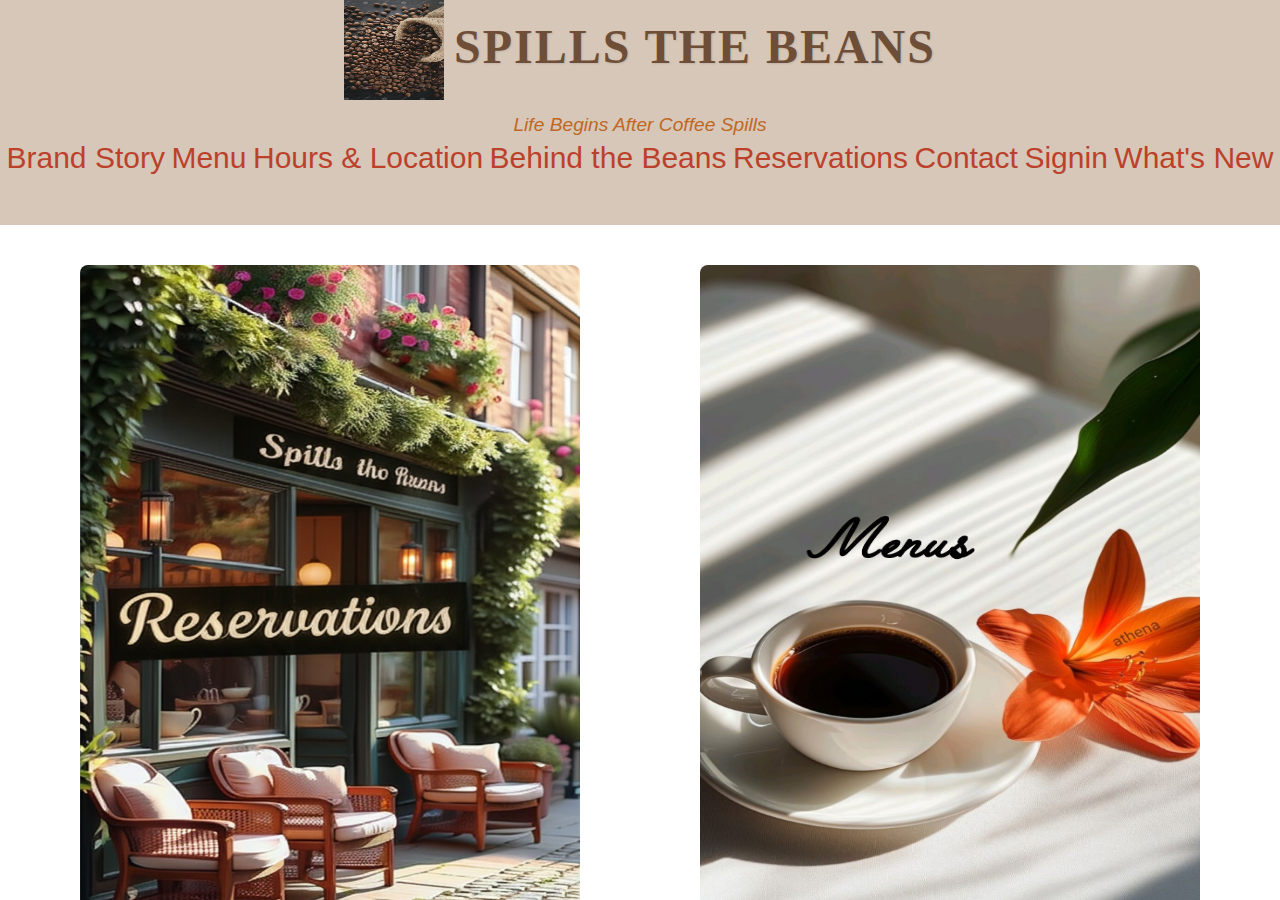
<file: index.html>
<!DOCTYPE html>
<html>
<head>
  <title>SPILLS THE BEANS</title>
</head>
<frameset rows="25%, 75%" border="0">

  
  <frame src="header.html" name="topFrame"  scrolling="no">

  
  <frame src="clickableoptions.html" name="contentFrame" scrolling="yes">

</frameset>

</html>
</file>
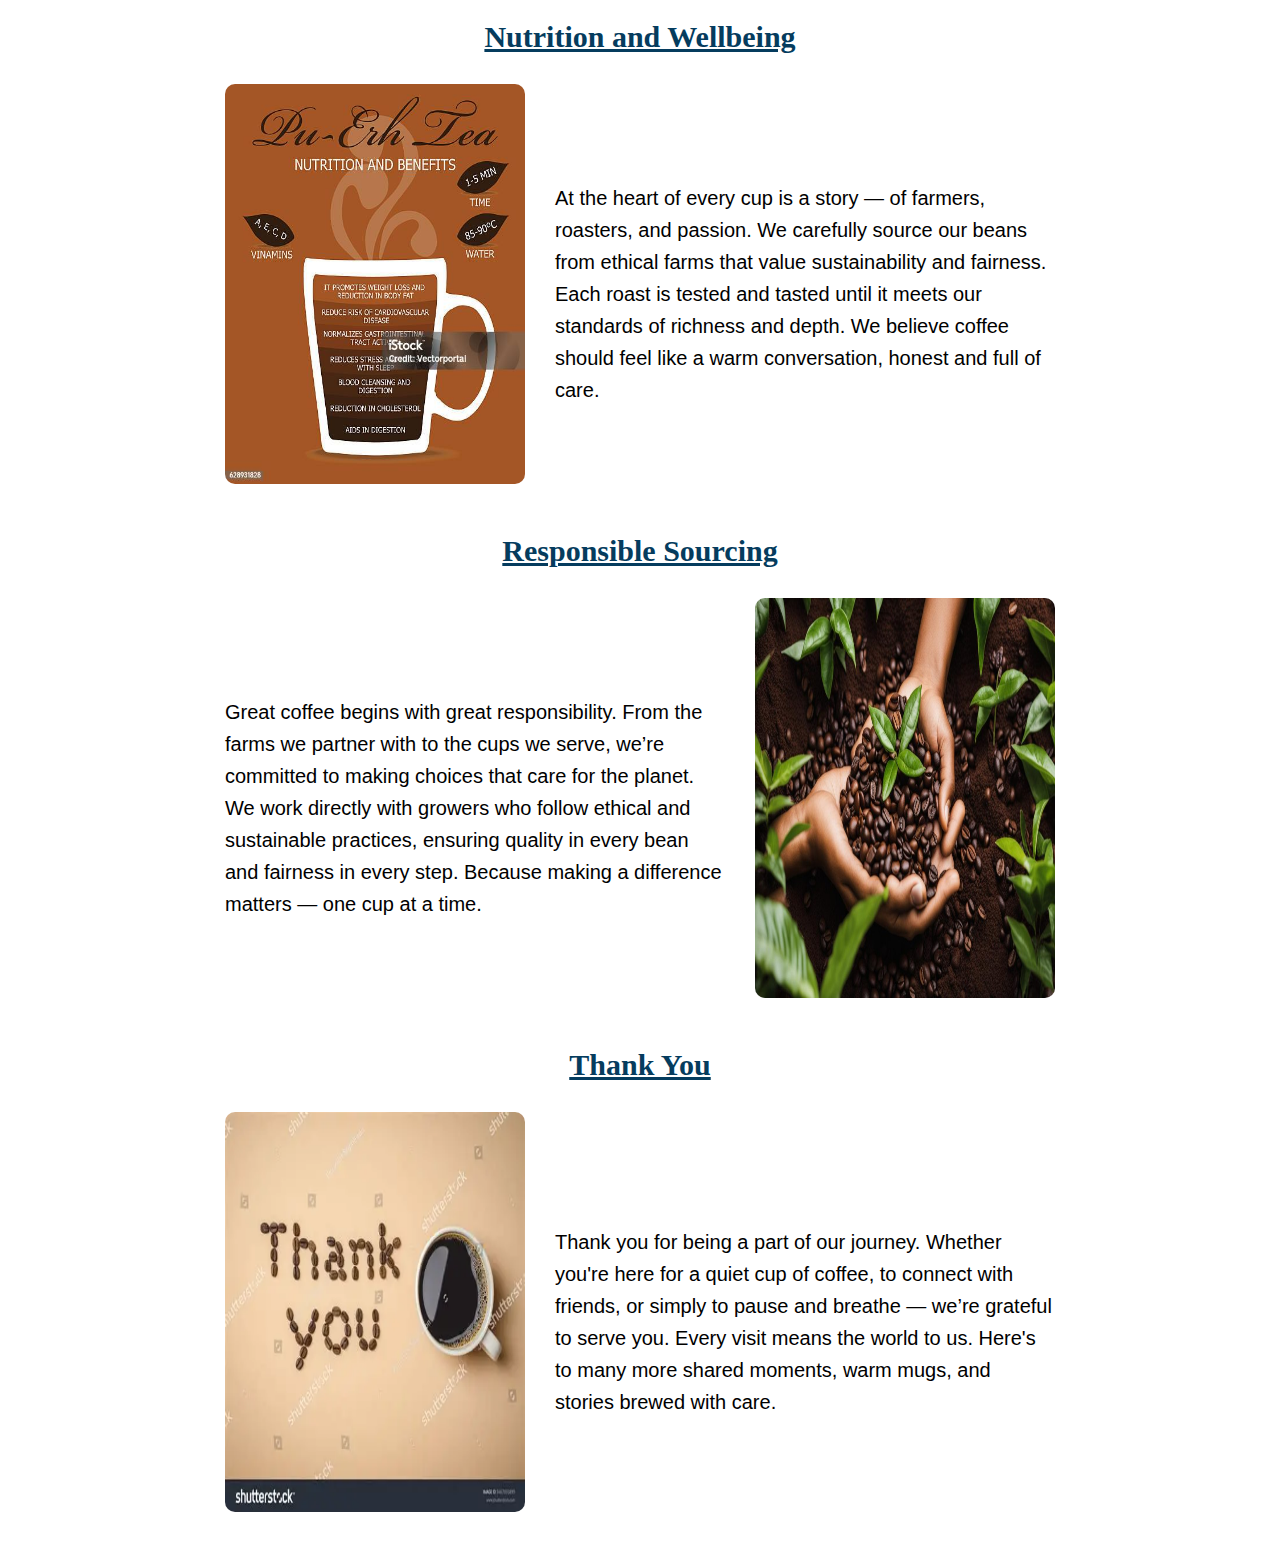
<file: beans.html>
<!DOCTYPE html>
<html>
<head>
  <title>Behind the Beans</title>
  <link rel="stylesheet" href="style.css">
</head>
<body>
  <div class="bean">
  <h2>Nutrition and Wellbeing</h2>
  <div class="row2">
  <img src="nutrition.jpg">
  <p>
    At the heart of every cup is a story — of farmers, roasters, and passion. We carefully source our beans from ethical farms that value sustainability and fairness.
    Each roast is tested and tasted until it meets our standards of richness and depth. We believe coffee should feel like a warm conversation, honest and full of care.
  </p>
  </div>


  <h2>Responsible Sourcing</h2>
  <div class="row2">
  <p>
    Great coffee begins with great responsibility. From the farms we partner with to the cups we serve, we’re committed to making choices that care for the planet.
    We work directly with growers who follow ethical and sustainable practices, ensuring quality in every bean and fairness in every step.
    Because making a difference matters — one cup at a time.
  </p>
   <img src="responsible.jpg">
  </div>



  <h2>Thank You</h2>
  <div class="row2">
    <img src="thankyou.webp">
  <p>
    Thank you for being a part of our journey. Whether you're here for a quiet cup of coffee, to connect with friends, or simply to pause and breathe — we’re grateful to serve you.
    Every visit means the world to us. Here's to many more shared moments, warm mugs, and stories brewed with care.
  </p>
  </div>
</div>
</body>
</html>
</file>
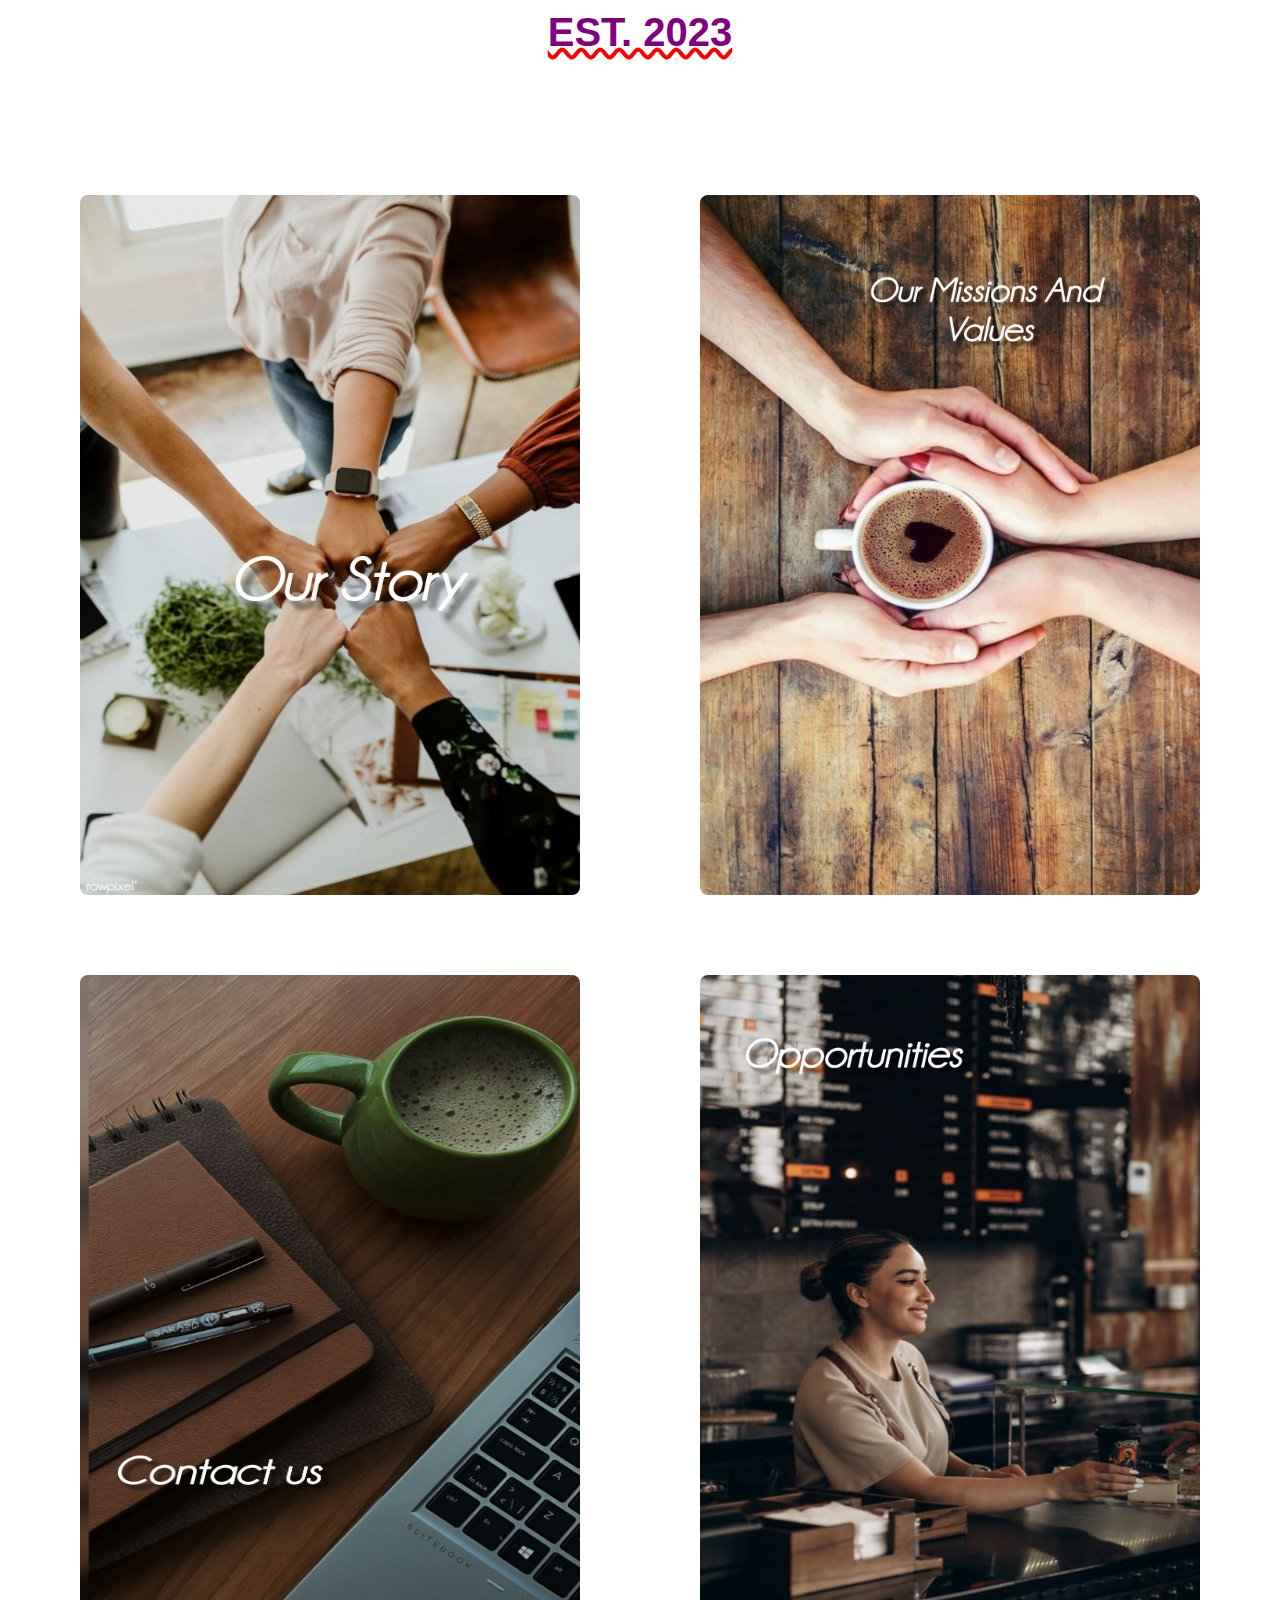
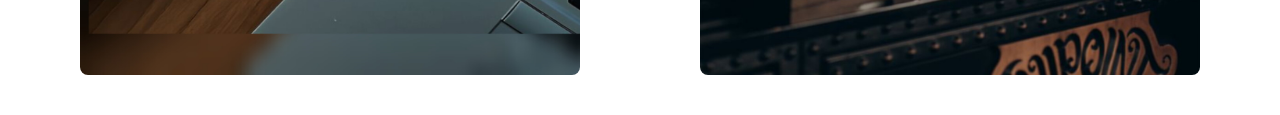
<file: brandstory.html>
<!DOCTYPE html>
<html>
<head>
  <title>Brand Story</title>
  <link rel="stylesheet" href="style.css">
</head>
<body>
    <h1>EST. 2023</h1>
    <div class="align">
    <div class="form-box">
        <a href="ourstory.html" target="contentFrame">
          <img src="ourstory.jpg" alt="Our Story" height="700" width="300">
        </a>
    </div>
    <div class="form-box">
        <a href="values.html" target="contentFrame">
          <img src="values.jpg" alt="Mission & Values"  height="700" width="300">
        </a>
    </div>
    </div>
    <div class="align">
    <div class="form-box">
        <a href="contact.html" target="contentFrame">
          <img src="contactus.jpg" alt="Contact"  height="700" width="300">
        </a>
    </div>
    <div class="form-box">
        <a href="opportunities.html" target="contentFrame">
          <img src="opportunities.jpg" alt="Opportunities"  height="700" width="300">
        </a>
    </div>
    </div>

</body>
</html>
</file>
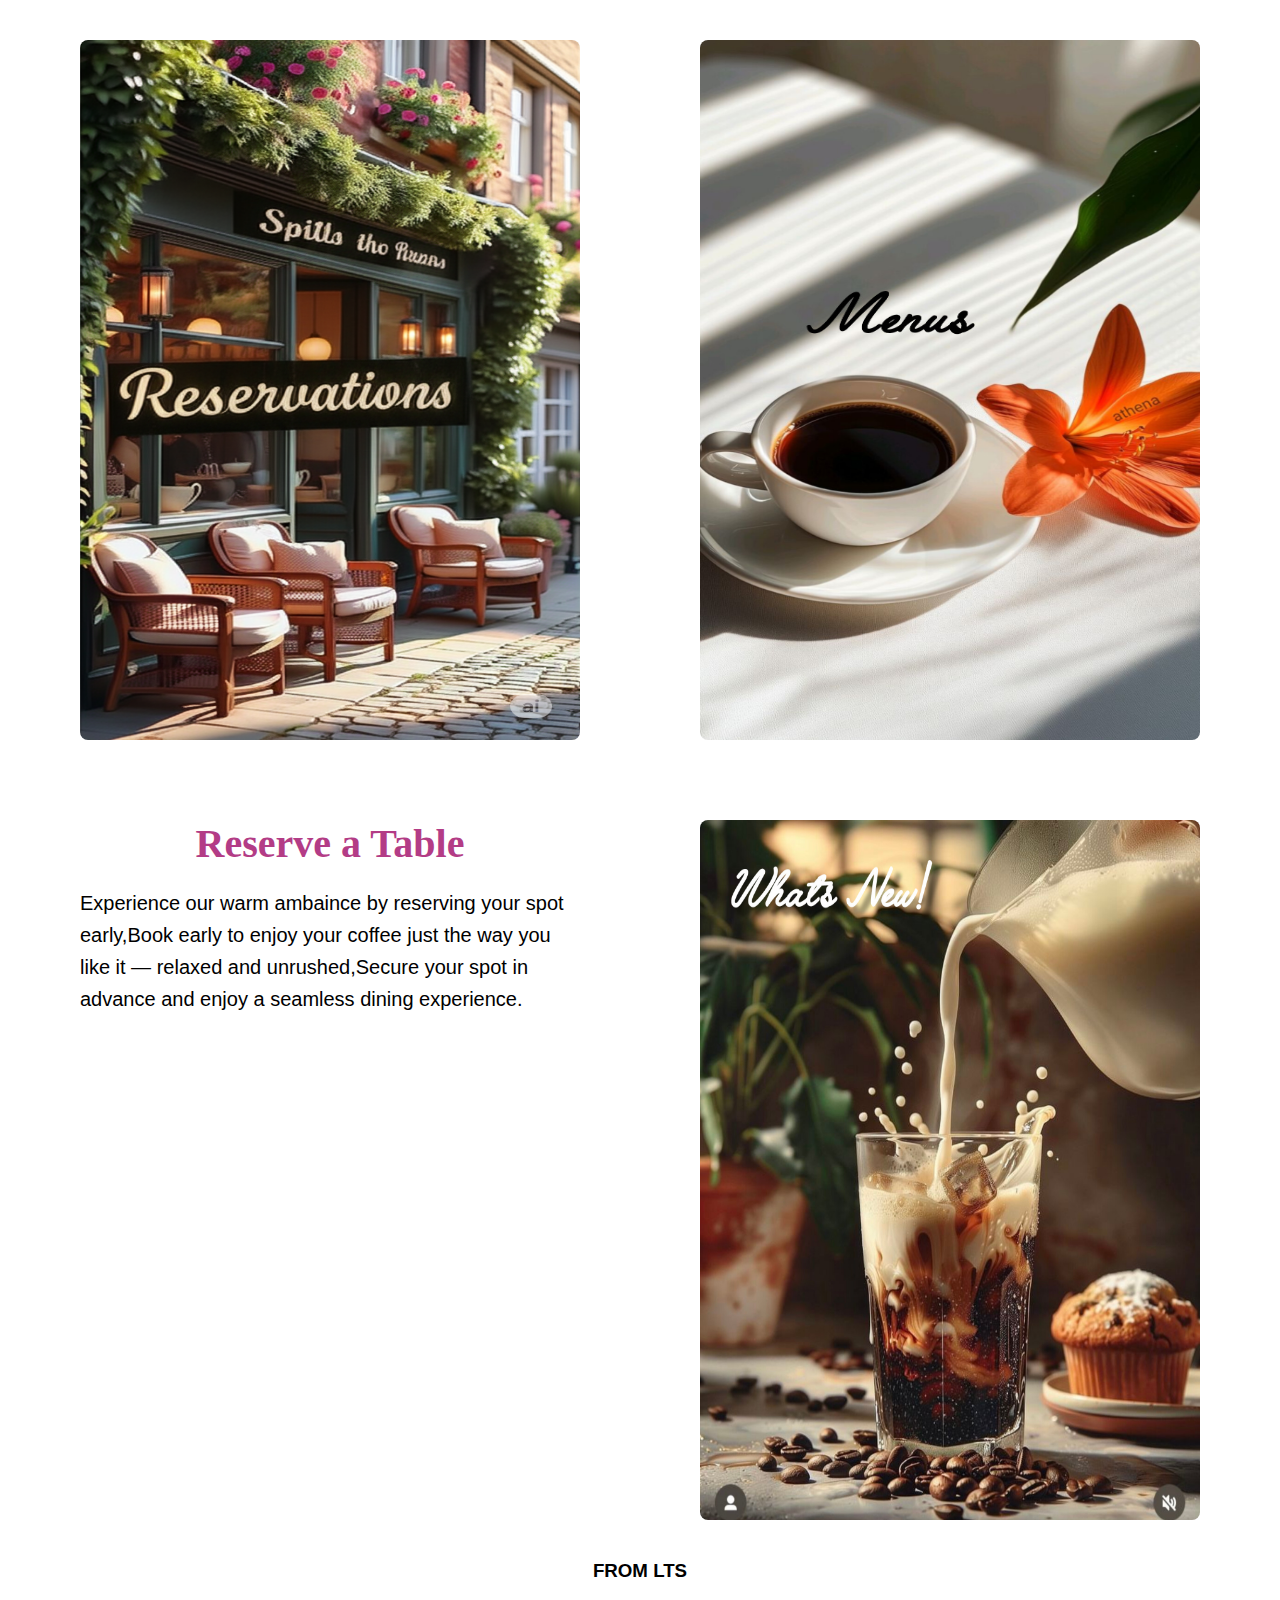
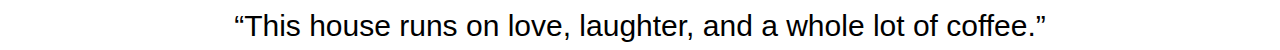
<file: clickableoptions.html>
<!DOCTYPE html>
<html>
<head>
  <title>Clickable Options</title>
  <link rel="stylesheet" href="style.css">
</head>
<body>
    <div class="align">
      <div class="form-box">
        <a href="reservations.html" target="contentFrame">
          <img src="reserve.png" alt="Reservations" >
        </a>
      </div>

      <div class="form-box">
        <a href="menu.html" target="contentFrame">
          <img src="menus.jpg" alt="Menus">
        </a>
      </div>
    </div>

    <div class="align">
      <div class="form-box">
        <h2>Reserve a Table</h2>
        <p>Experience our warm ambaince by reserving your spot early,Book early to enjoy your coffee just the way you like it — relaxed and unrushed,Secure your spot in advance and enjoy a seamless dining experience.</p>
        
      </div>

      <div class="form-box">
        <a href="whatsnew.html" target="contentFrame">
          <img src="newpic.jpg" alt="What's New">
        </a>
      </div>
    </div>
  <div class="last">
      <h3>FROM LTS</h3>
      <p>“This house runs on love, laughter, and a whole lot of coffee.”</p>
  </div>
</body>
</html>
</file>
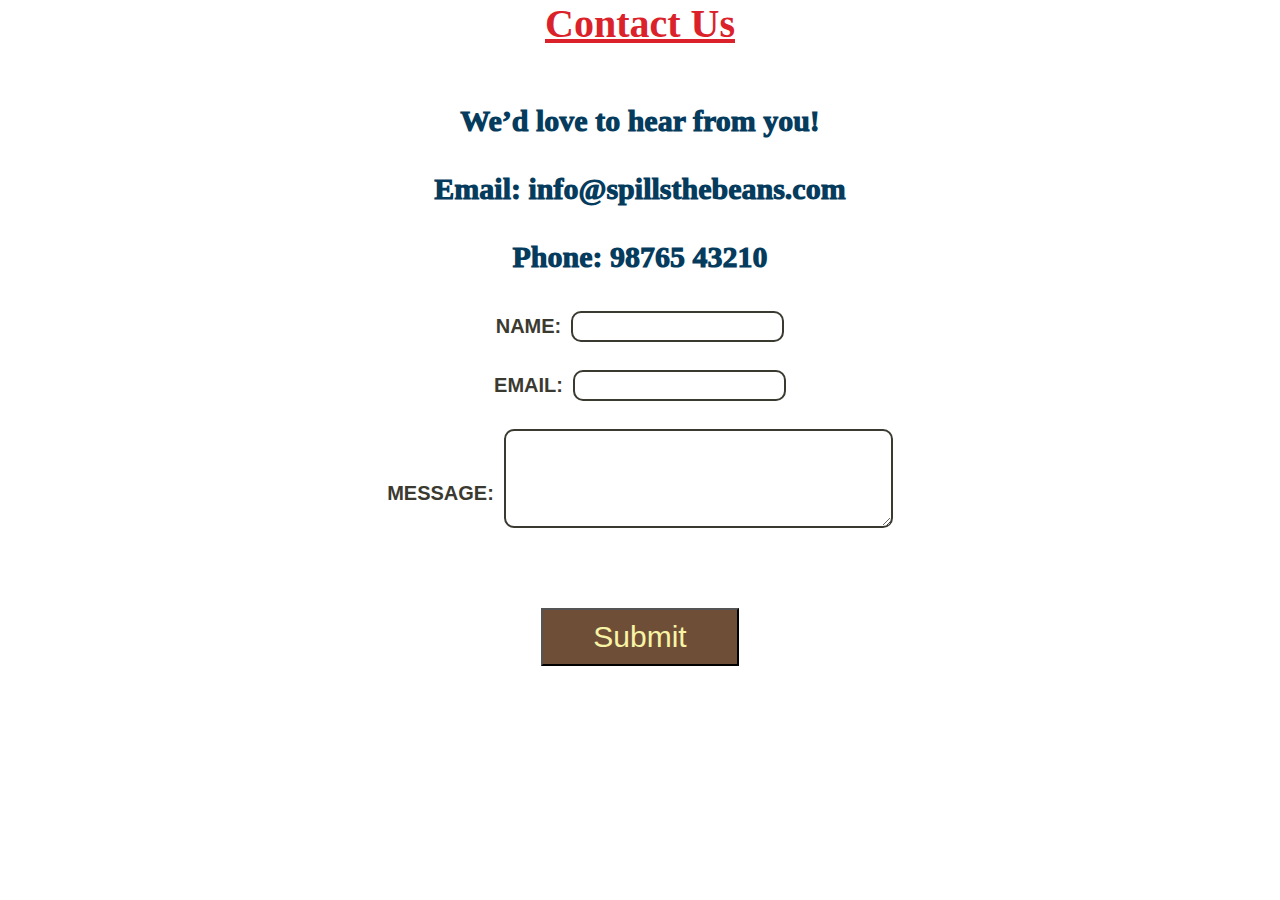
<file: contact.html>
<!DOCTYPE html>
<html>
<head>
  <title>Contact</title>
  <link rel="stylesheet" href="style.css">
</head>
<body>

  <div class="hour">
  <h2>Contact Us</h2>
  <p>We’d love to hear from you!</p>
  <p>Email: info@spillsthebeans.com</p>
  <p>Phone: 98765 43210</p>
  </div>

  <div class="feedback">
        <div class="row">
            <h3>NAME:</h3>
            <input type="text" name="name" class="inputbox">
        </div><br>
        <div class="row">
             <h3>EMAIL:</h3>
             <input type="email" name="email" class="inputbox">
        </div><br>
        <div class="row">
            <h3>MESSAGE:</h3>
            <textarea name="message" ROWS="5" COLS="40" class="inputbox"></textarea>
        </div>
     </div>
    <h1><INPUT TYPE="SUBMIT" class="search"></h1>
</body>
</html>
</file>
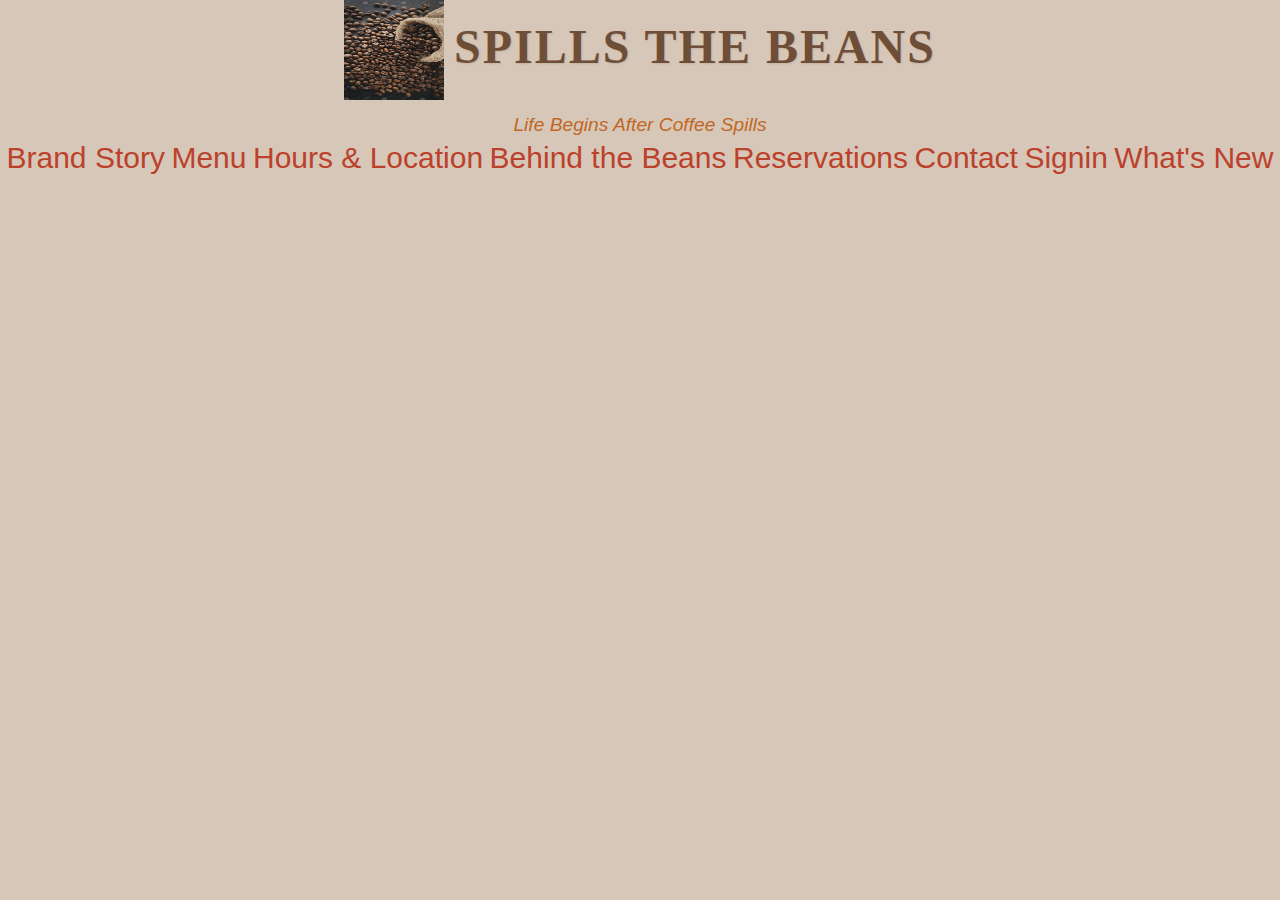
<file: header.html>
<!DOCTYPE html>
<html>
<head>
  <title>Top Frame</title>
  <link rel="stylesheet" href="style.css">
</head>
<body class="bc">
  <div class="row">
    <img src="spillthebeans.webp" height="100" width="100">
    <h3 id="heading">SPILLS THE BEANS</h3>
  </div>
  <p id="sideheading"> Life Begins After Coffee Spills</p>
  <div class="navbar">
    <a href="brandstory.html" target="contentFrame">Brand Story</a>
    <a href="menu.html" target="contentFrame">Menu</a> 
    <a href="hours.html" target="contentFrame">Hours & Location</a>
    <a href="beans.html" target="contentFrame">Behind the Beans</a> 
    <a href="reservations.html" target="contentFrame">Reservations</a>
    <a href="contact.html" target="contentFrame">Contact</a>
    <a href="signin.html" target="contentFrame">Signin</a>
    <a href="whatsnew.html" target="contentFrame">What's New</a>
  </div>
</body>
</html>
</file>
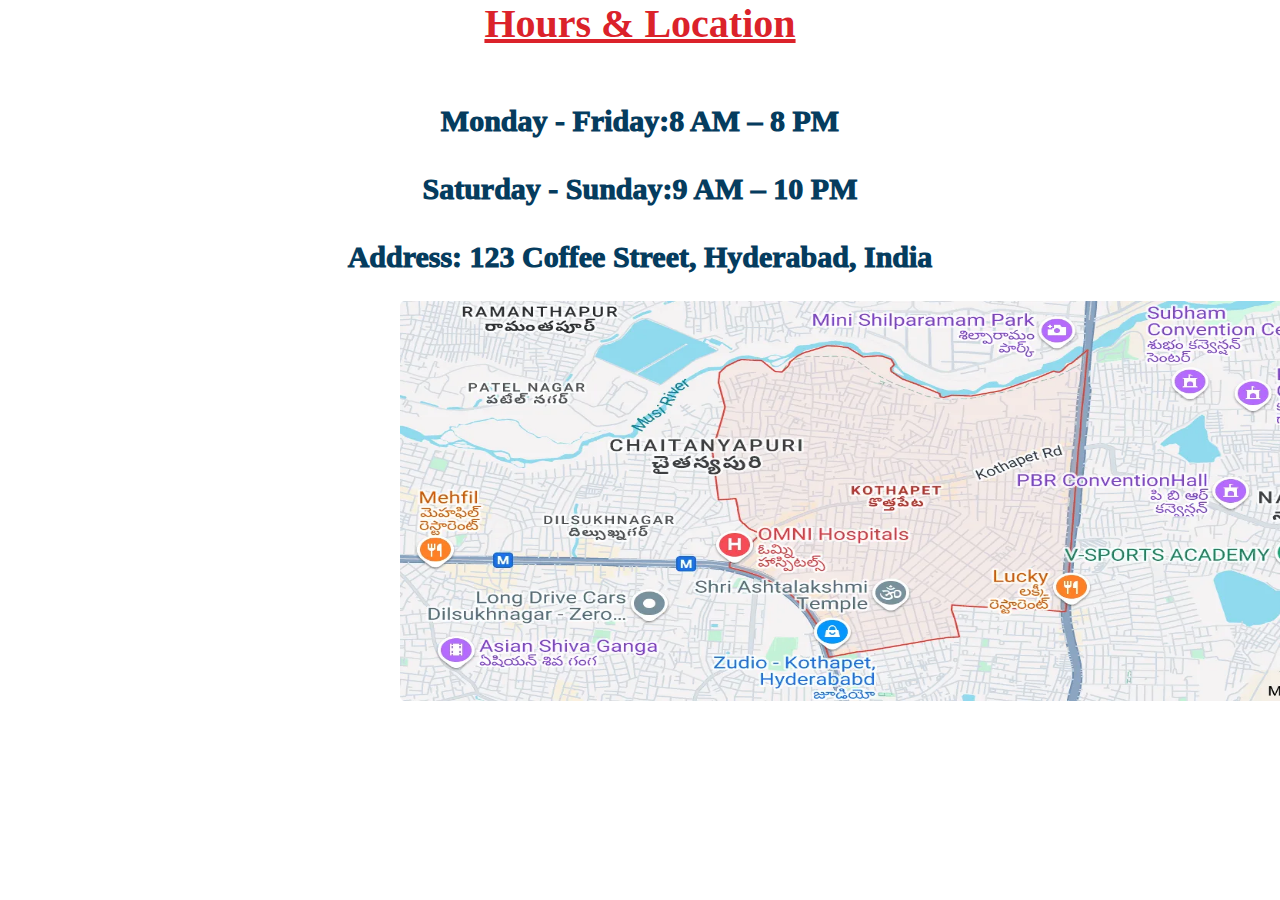
<file: hours.html>
<!DOCTYPE html>
<html>
<head>
  <title>Hours & Location</title>
  <link rel="stylesheet" href="style.css">
</head>
<body id="location">
  <div class="hour">
  <h2>Hours & Location</h2>
  <p>Monday - Friday:8 AM – 8 PM</p>
  <p>Saturday - Sunday:9 AM – 10 PM</p>
  <p>Address: 123 Coffee Street, Hyderabad, India</p>
  <img src="location.webp">
  </div>
</body>
</html>
</file>
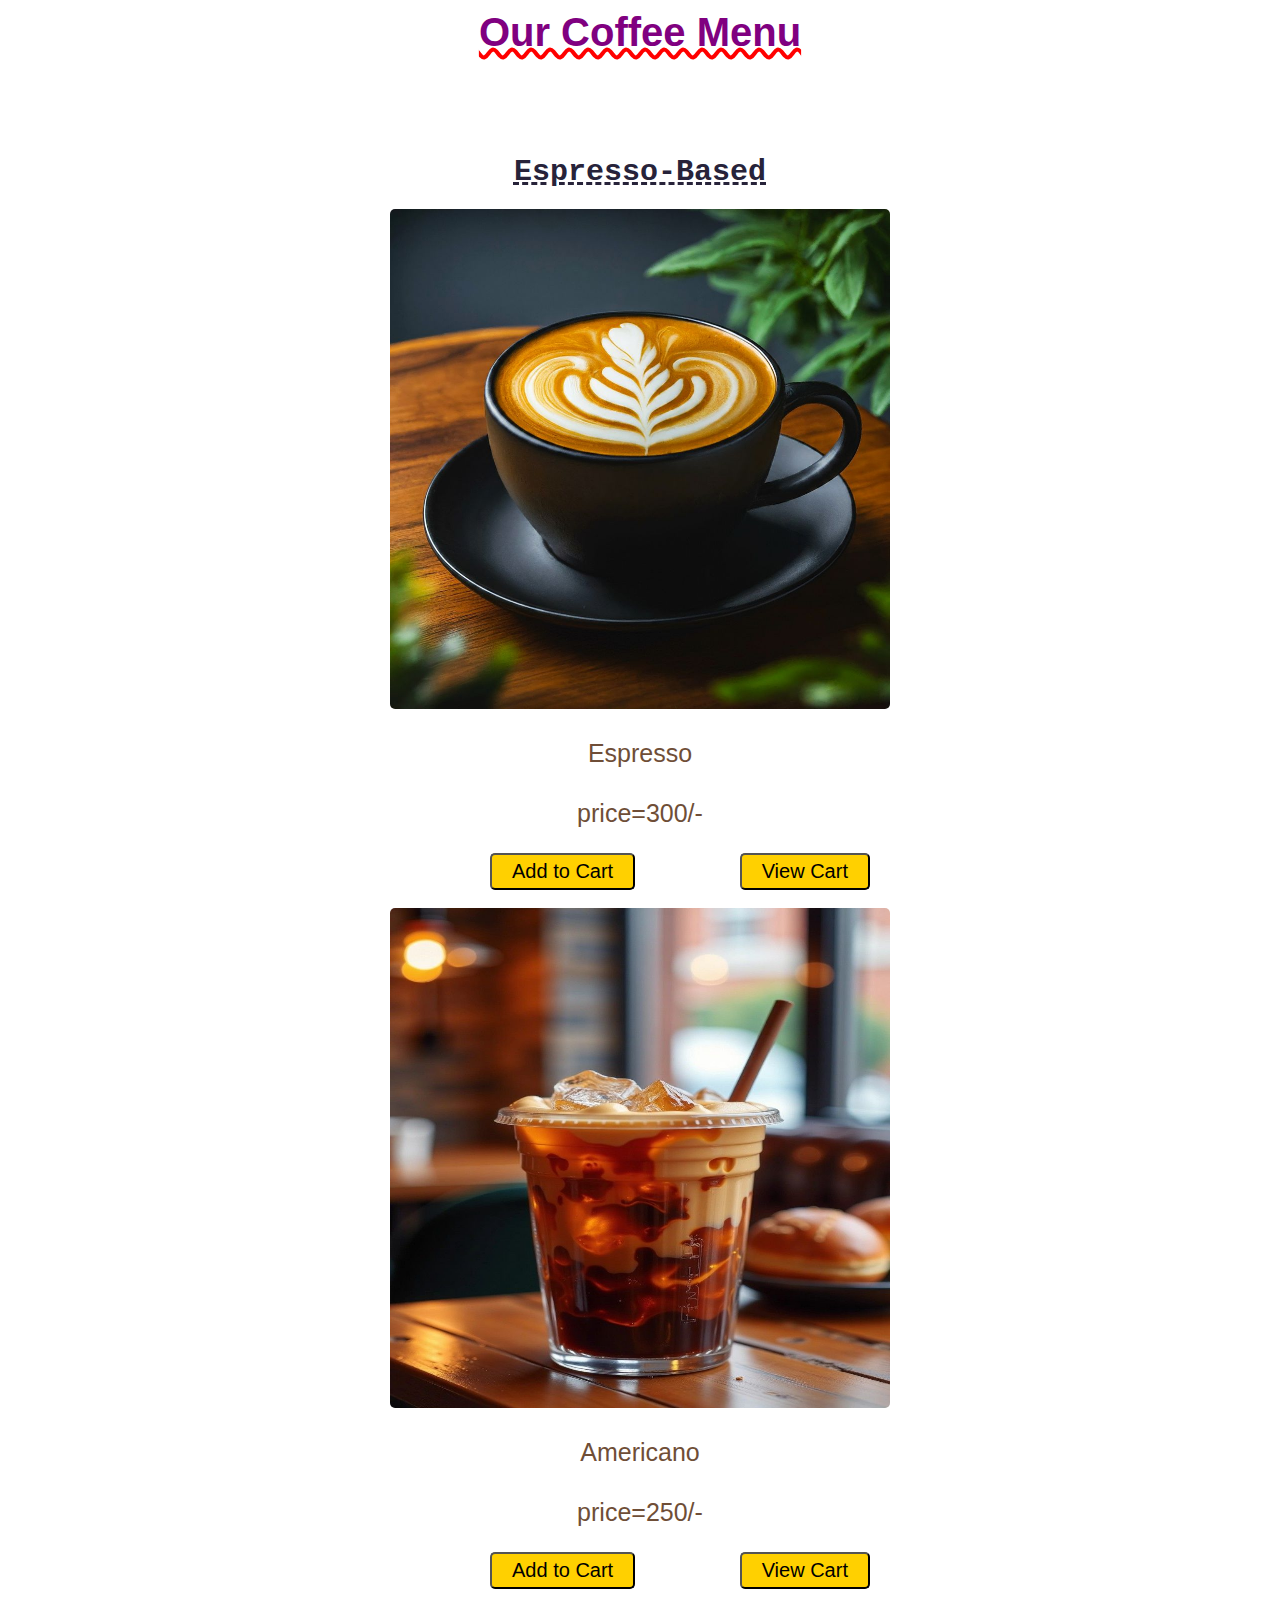
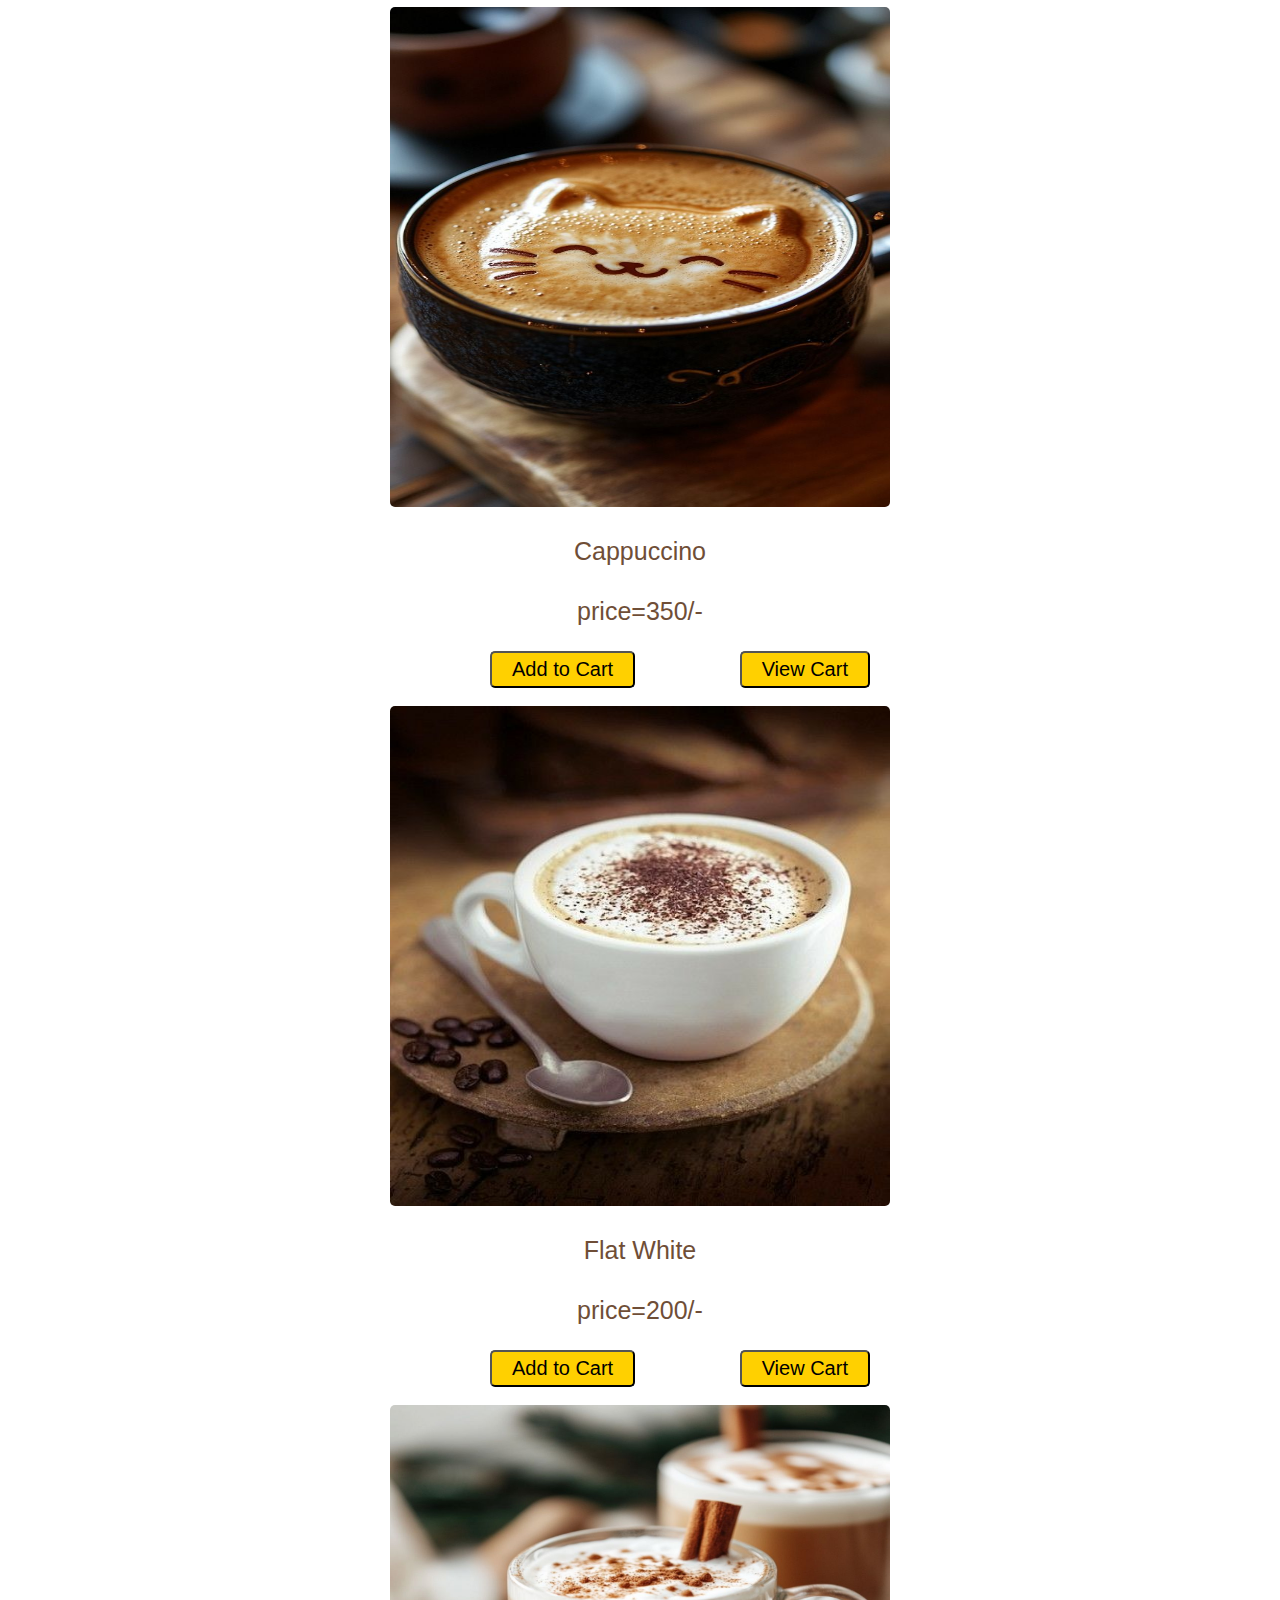
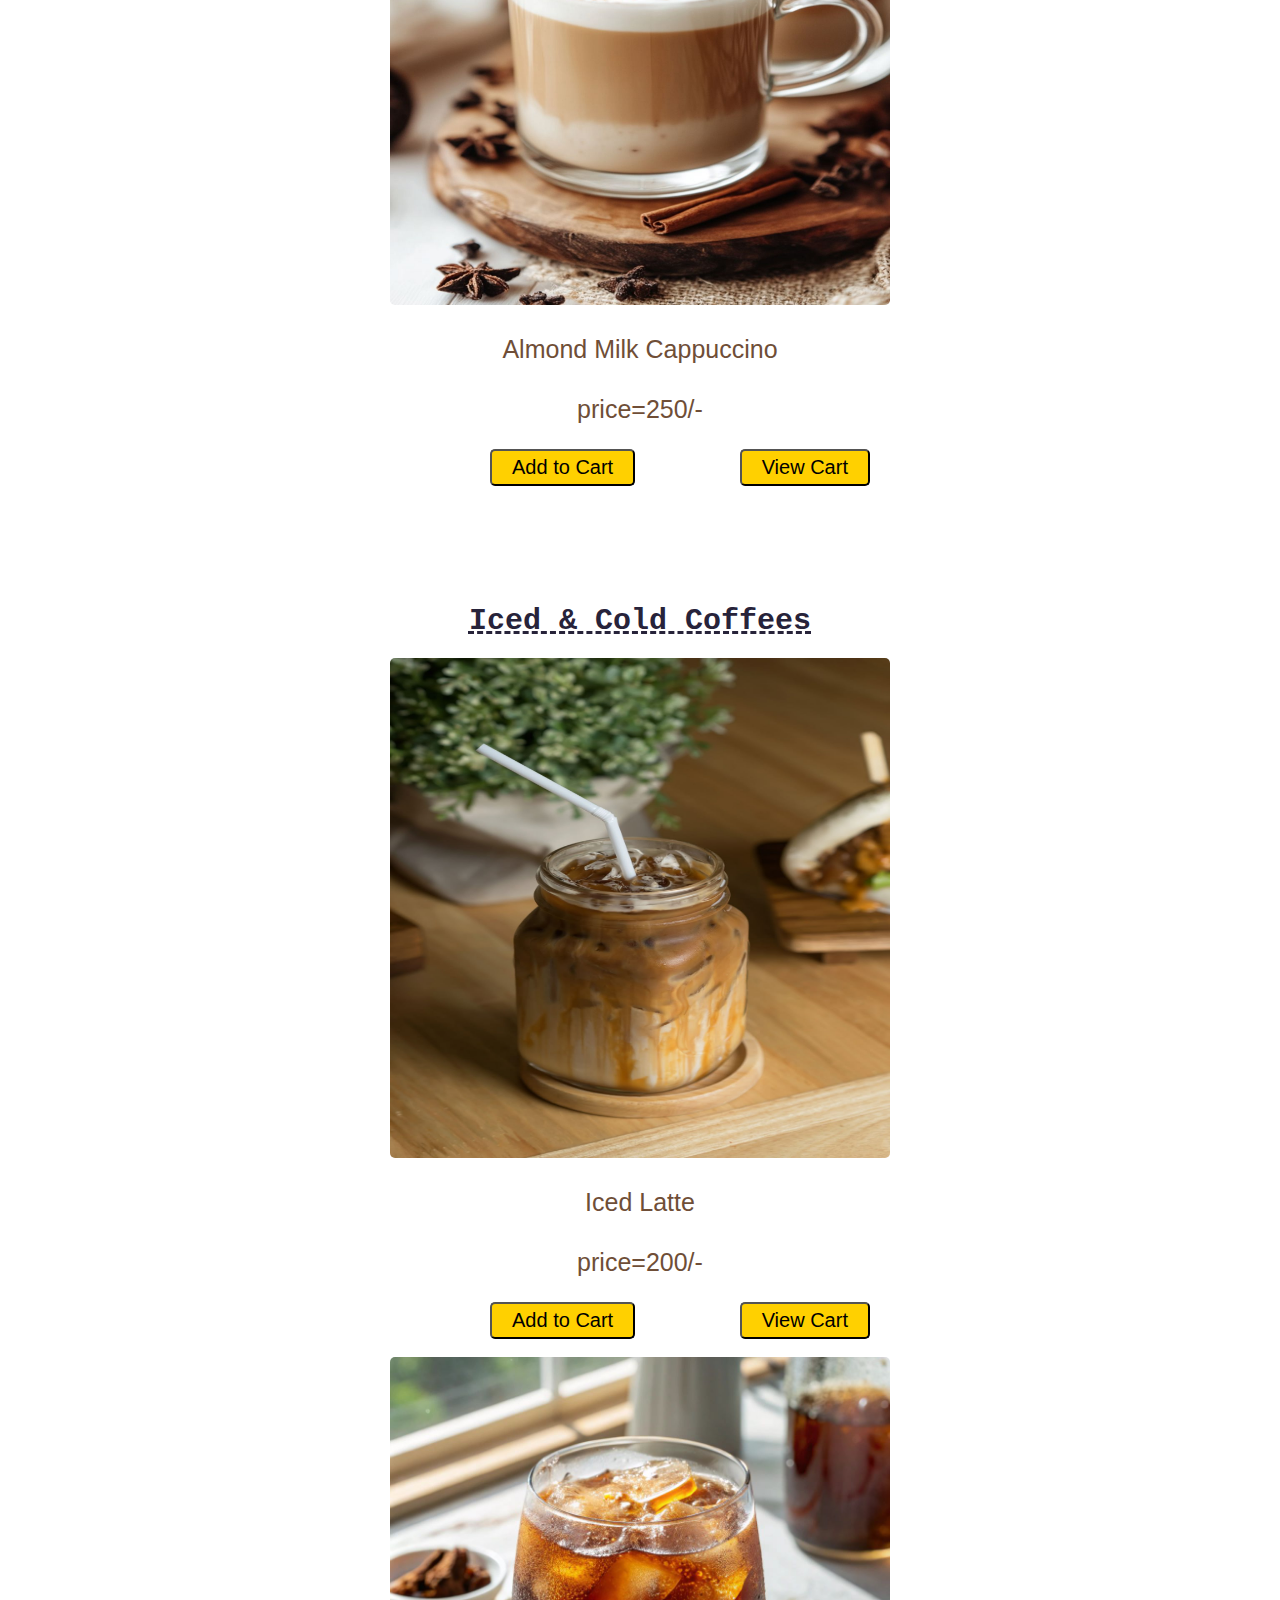
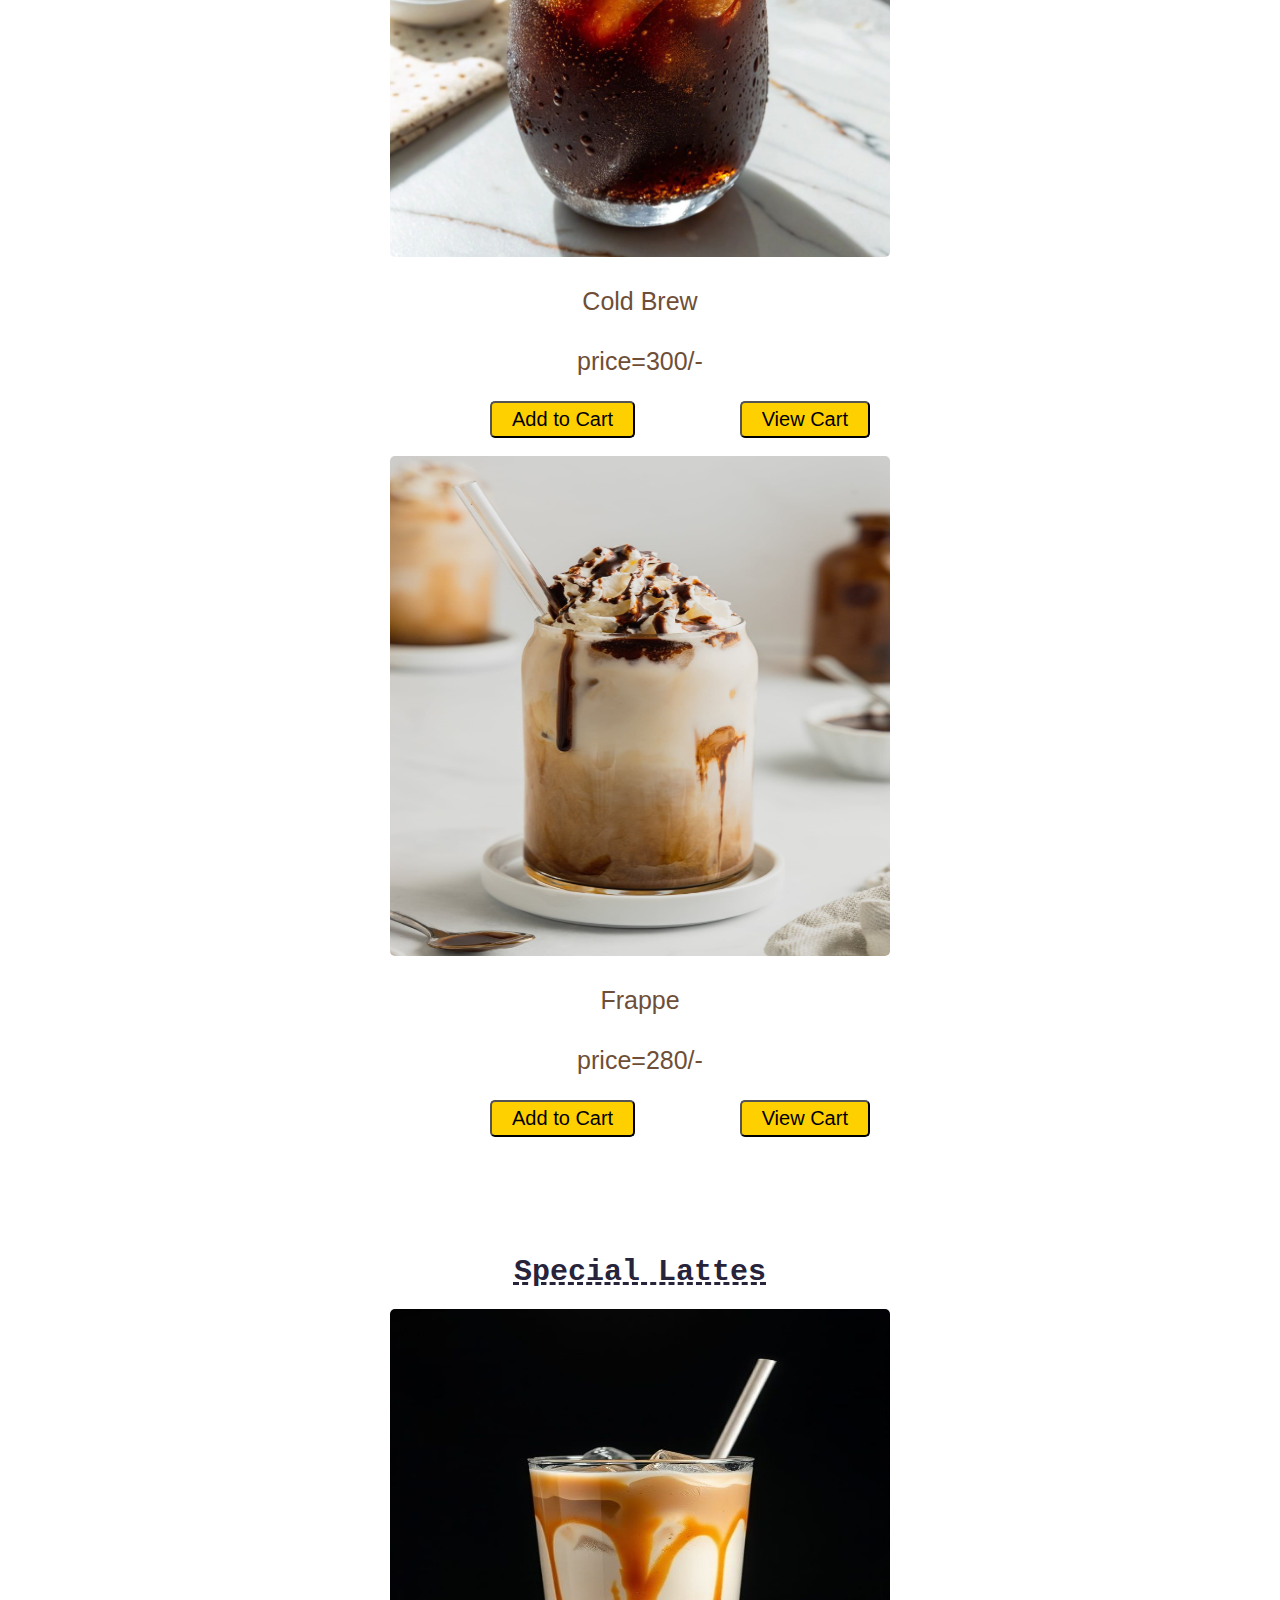
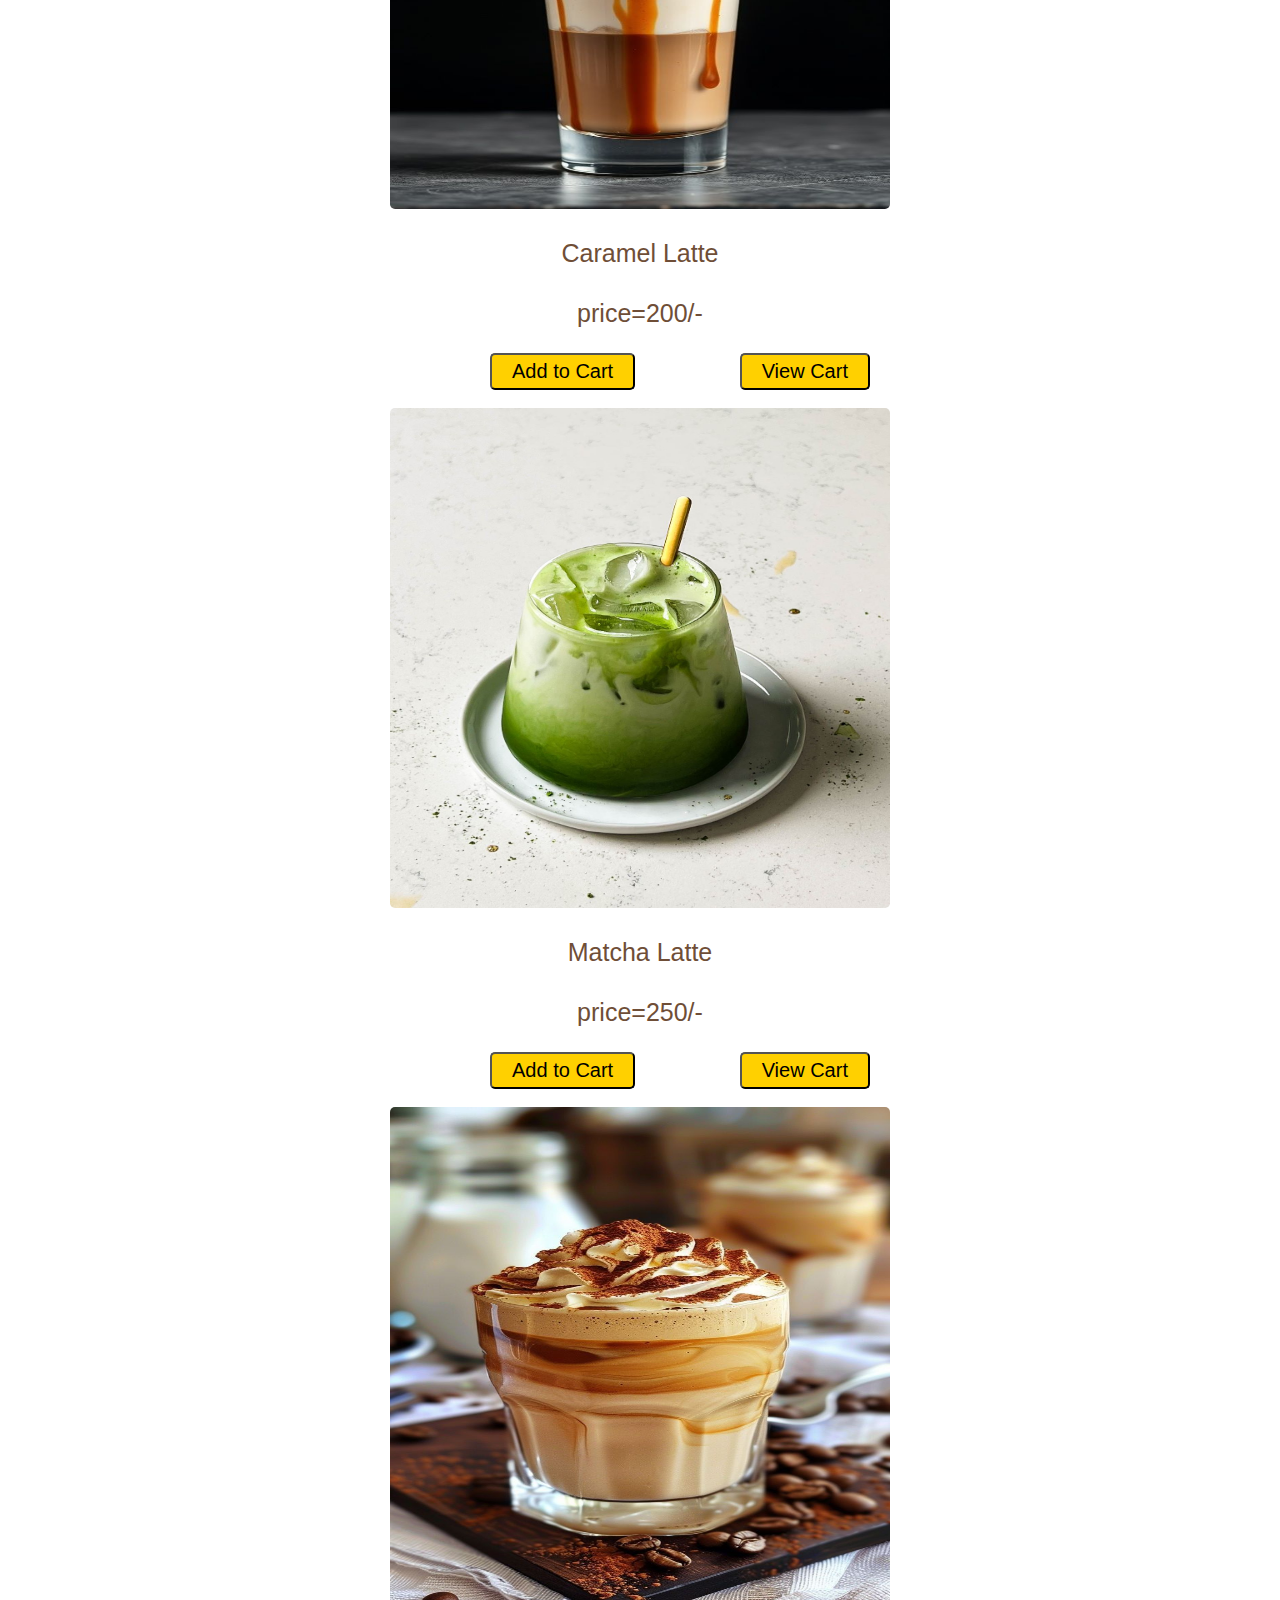
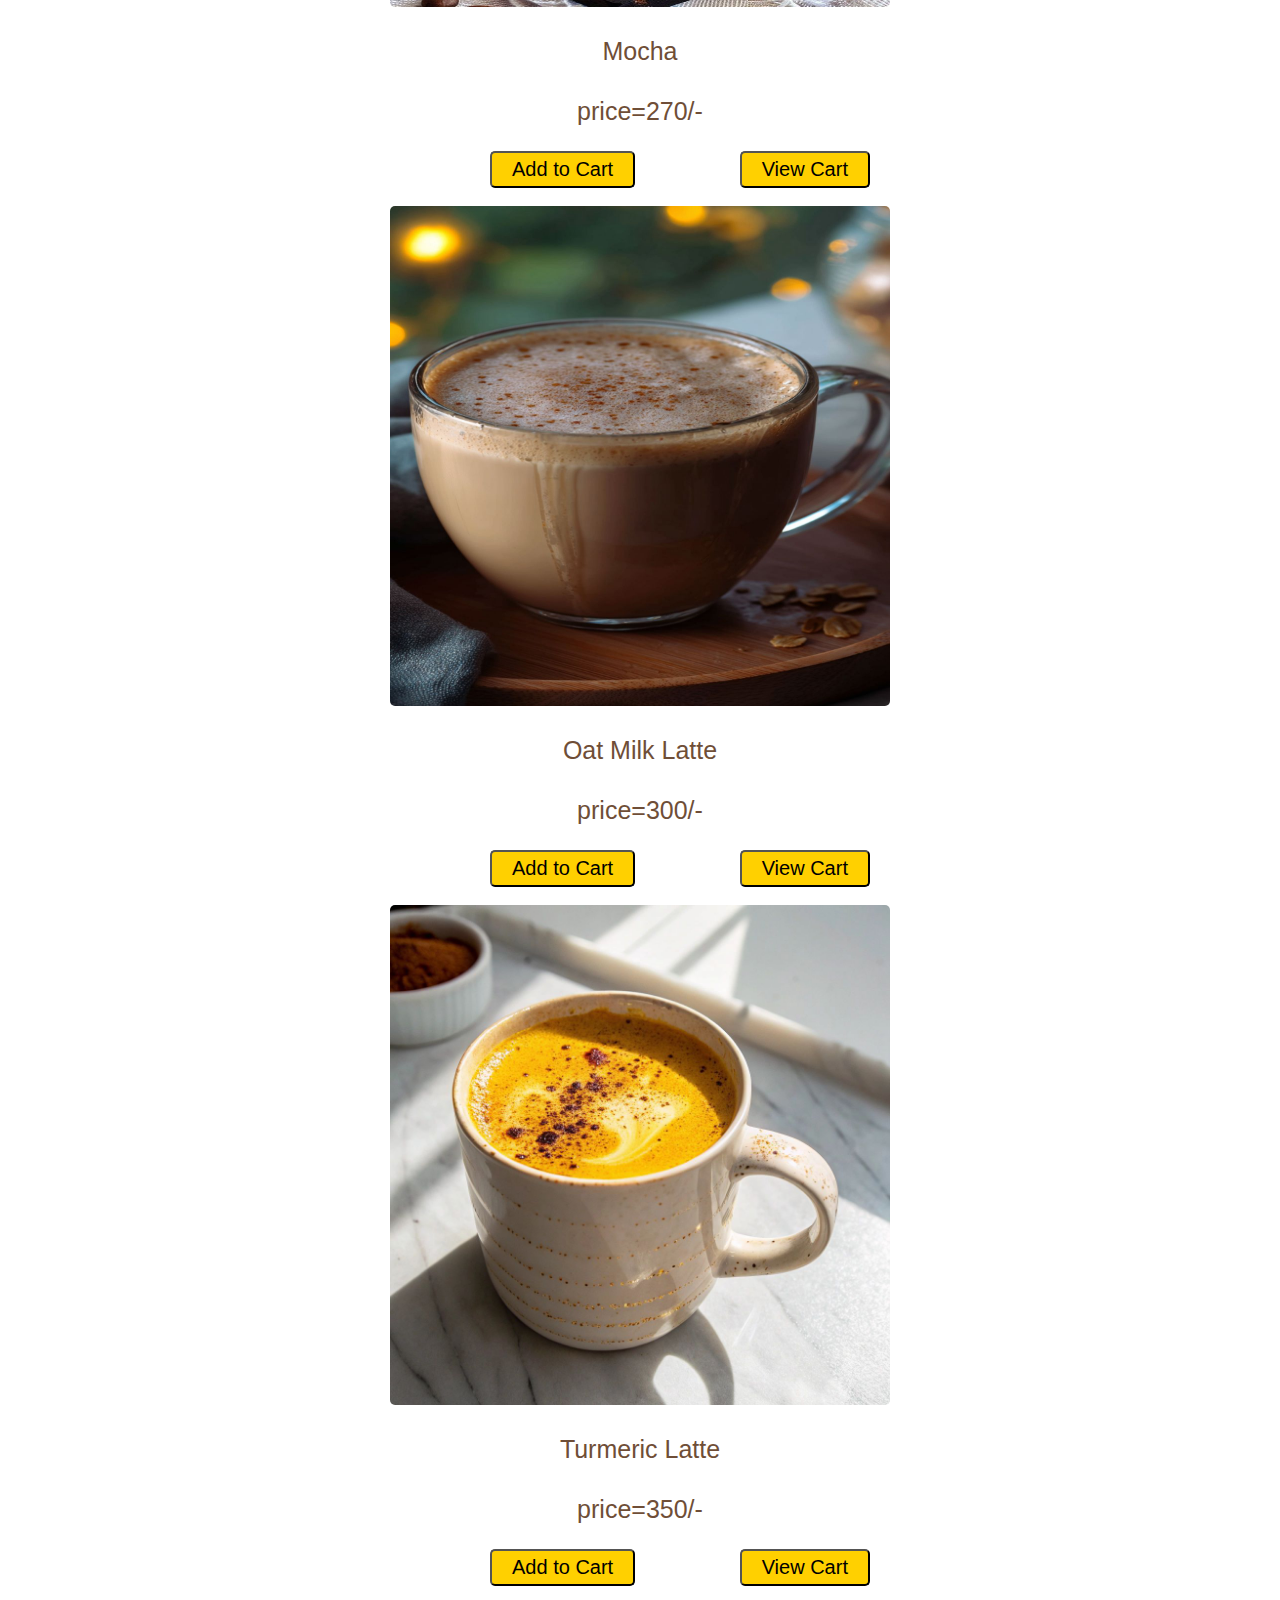
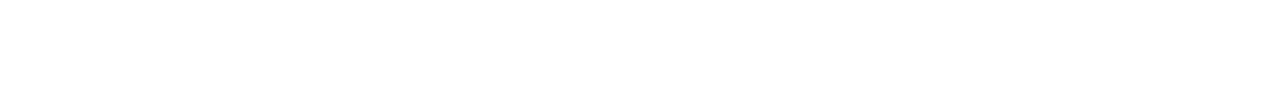
<file: menu.html>
<!DOCTYPE html>
<html>
<head>
  <title>Menu</title>
  <link rel="stylesheet" href="style.css">
</head>
<body >

  <h1>Our Coffee Menu</h1>
<div class="menu">
  <h2>Espresso-Based</h2>
  <div class="menu-item">
    <img src="espresso.jpg" width="500" height="500">
    
    
    <p>Espresso</p>
    <p> price=300/-</p>
    <button onclick="addToCart('espresso', 300)">Add to Cart</button>
    <button onclick="viewCart()">View Cart</button>
    <br>
    <br>
  </div>
  <div class="menu-item">
    <img src="americano.jpg" width="500" height="500">
    <p>Americano</p>
    <p> price=250/-</p>
    <button onclick="addToCart('Americano', 250)">Add to Cart</button>
    <button onclick="viewCart()">View Cart</button>
    <br>
    <br>
  </div>
  <div class="menu-item">
    <img src="cappuccino.jpg" width="500" height="500">
    <p>Cappuccino</p>
    <p> price=350/-</p>
    <button onclick="addToCart('cappuccino', 350)">Add to Cart</button>
    <button onclick="viewCart()">View Cart</button>
    <br>
    <br>
  </div>
  <div class="menu-item">
    <img src="flatwhite.jpg" width="500" height="500">
    <p>Flat White</p>
    <p> price=200/-</p>
    <button onclick="addToCart('flatwhite', 200)">Add to Cart</button>
    <button onclick="viewCart()">View Cart</button>
    <br>
    <br>
  </div>
  <div class="menu-item">
    <img src="almond.jpg" width="500" height="500">
    <p>Almond Milk Cappuccino</p>
    <p> price=250/-</p>
    <button onclick="addToCart('Almond Milk cappuccino', 250)">Add to Cart</button>
    <button onclick="viewCart()">View Cart</button>
    <br>
    <br>
  </div>
</div>

<div class="menu">
  <h2>Iced & Cold Coffees</h2>
  <div class="menu-item">
    <img src="icedlatte.jpg" width="500" height="500">
    <p>Iced Latte</p>
    <p> price=200/-</p>
    <button onclick="addToCart('icedlatte', 200)">Add to Cart</button>
    <button onclick="viewCart()">View Cart</button>
    <br>
    <br>
  </div>
  <div class="menu-item">
    <img src="coldbrew.jpg" width="500" height="500">
    <p>Cold Brew</p>
    <p> price=300/-</p>
    <button onclick="addToCart('coldbrew', 300)">Add to Cart</button>
    <button onclick="viewCart()">View Cart</button>
    <br>
    <br>
  </div>
  <div class="menu-item">
    <img src="frappee.jpg" width="500" height="500">
    <p>Frappe</p>
    <p> price=280/-</p>
    <button onclick="addToCart('Frappe', 280)">Add to Cart</button>
    <button onclick="viewCart()">View Cart</button>
    <br>
    <br>
  </div>
</div>



<div class="menu">
  <h2>Special Lattes</h2>
  <div class="menu-item">
    <img src="caramellatte.jpg" width="500" height="500">
    <p>Caramel Latte</p>
    <p> price=200/-</p>
    <button onclick="addToCart('Caramel Latte', 200)">Add to Cart</button>
    <button onclick="viewCart()">View Cart</button>
    <br>
    <br>
  </div>
  <div class="menu-item">
    <img src="matchalatte.jpg" width="500" height="500">
    <p>Matcha Latte</p>
    <p> price=250/-</p>
    <button onclick="addToCart('matchalatte', 250)">Add to Cart</button>
    <button onclick="viewCart()">View Cart</button>
    <br>
    <br>
  </div>
  <div class="menu-item">
    <img src="mocha.jpg" width="500" height="500">
    <p>Mocha</p>
    <p> price=270/-</p>
    <button onclick="addToCart('Mocha', 270)">Add to Cart</button>
    <button onclick="viewCart()">View Cart</button>
    <br>
    <br>
  </div>
  <div class="menu-item">
    <img src="oatmilklatte.jpg" width="500" height="500">
    <p>Oat Milk Latte</p>
    <p> price=300/-</p>
    <button onclick="addToCart('oat milk latte', 300)">Add to Cart</button>
    <button onclick="viewCart()">View Cart</button>
    <br>
    <br>
  </div>
  <div class="menu-item">
    <img src="turmericlatte.jpg" width="500" height="500">
    <p>Turmeric Latte</p>
    <p> price=350/-</p>
    <button onclick="addToCart('turmeric latte', 350)">Add to Cart</button>
    <button onclick="viewCart()">View Cart</button>
    <br>
    <br>
  </div>
</div>
<script src="cart.js"></script>
</body>
</html>
</file>
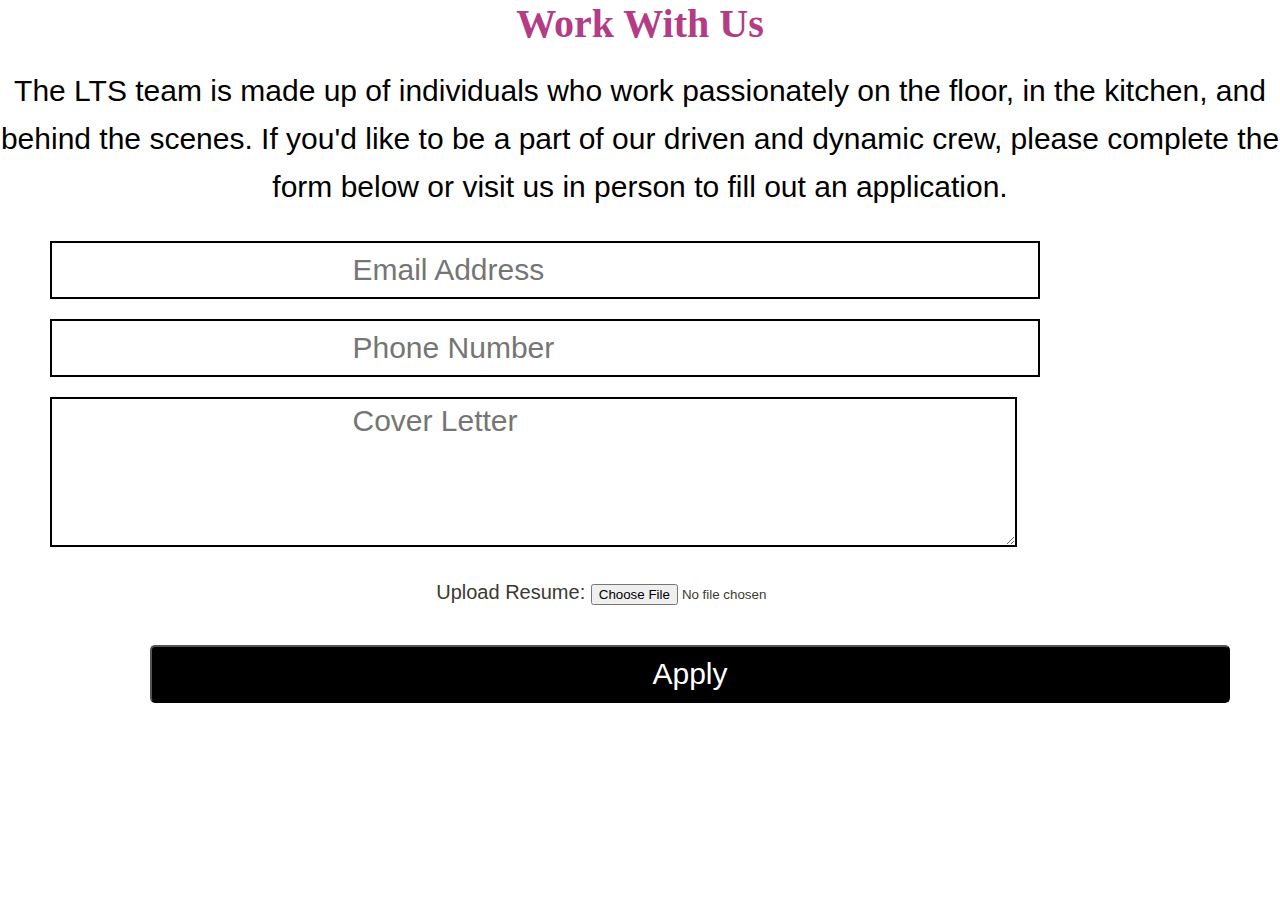
<file: opportunities.html>
<!DOCTYPE html>
<html>
<head>
  <title>Work With Us</title>
  <link rel="stylesheet" href="style.css">
</head>
<body>

    <h2 >Work With Us</h2>

    <p >
      The LTS team is made up of individuals who work passionately on the floor, in the kitchen, and behind the scenes.  
      If you'd like to be a part of our driven and dynamic crew, please complete the form below or visit us in person to fill out an application.
    </p>
  <div class="feedback">

    <form method="post">
      <div class="row3">
      <input type="text" name="email" placeholder="Email Address" class="inputbox1" required>
      </div>
      <div class="row3">

      <input type="text" name="phone" placeholder="Phone Number" class="inputbox1"required>
      </div>
      <div class="row3">
      <textarea name="coverletter" placeholder="Cover Letter" rows="4"   required></textarea>
      </div>
    <div class="row">
      <label>
        Upload Resume:
        <input type="file" name="resume" required>
      </label>
    </div>

     <button type="submit" class="apply" >Apply</button>

    </form>

  </div>

</body>
</html>
</file>
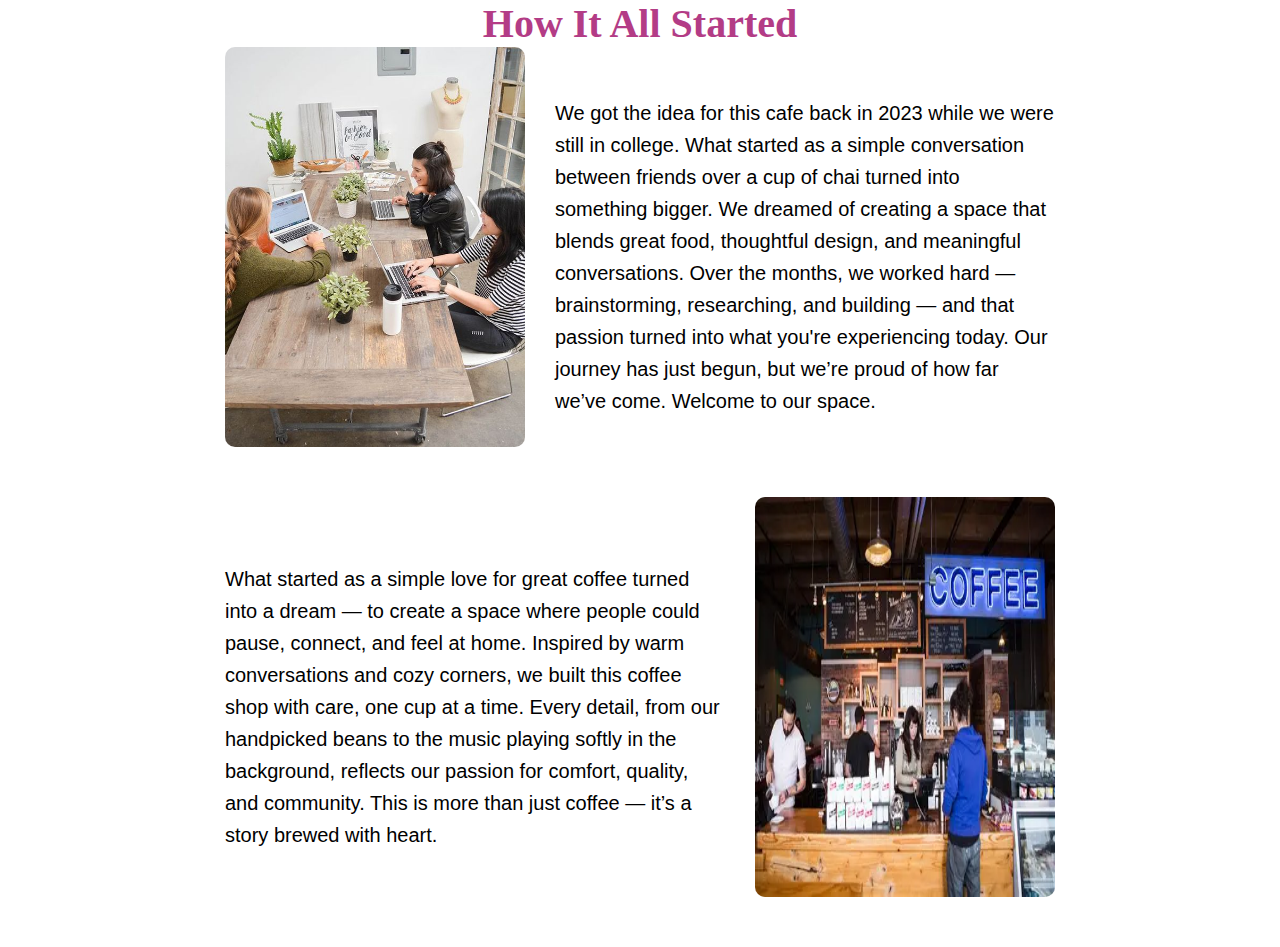
<file: ourstory.html>
<!DOCTYPE html>
<html>
<head>
  <title>Our Story</title>
  <link rel="stylesheet" href="style.css">
</head>
<body>
    <h2>How It All Started</h2>
      <div class="row2">
        <img src="weworking.jpg" alt="Our Story Image">
        <p>
          We got the idea for this cafe back in 2023 while we were still in college.
          What started as a simple conversation between friends over a cup of chai
          turned into something bigger. We dreamed of creating a space that blends
          great food, thoughtful design, and meaningful conversations. Over the months,
          we worked hard — brainstorming, researching, and building — and that passion
          turned into what you're experiencing today.
          Our journey has just begun, but we’re proud of how far we’ve come.
          Welcome to our space.
        </p>
      </div>
      <div class="row2">
        <p>
          What started as a simple love for great coffee turned into a dream — to create a space where people could pause, connect, and feel at home. Inspired by warm conversations and cozy corners, we built this coffee shop with care, one cup at a time. Every detail, from our handpicked beans to the music playing softly in the background, reflects our passion for comfort, quality, and community. This is more than just coffee — it’s a story brewed with heart.
        </p>
        <img src="our.webp">
      </div>

</body>
</html>
</file>
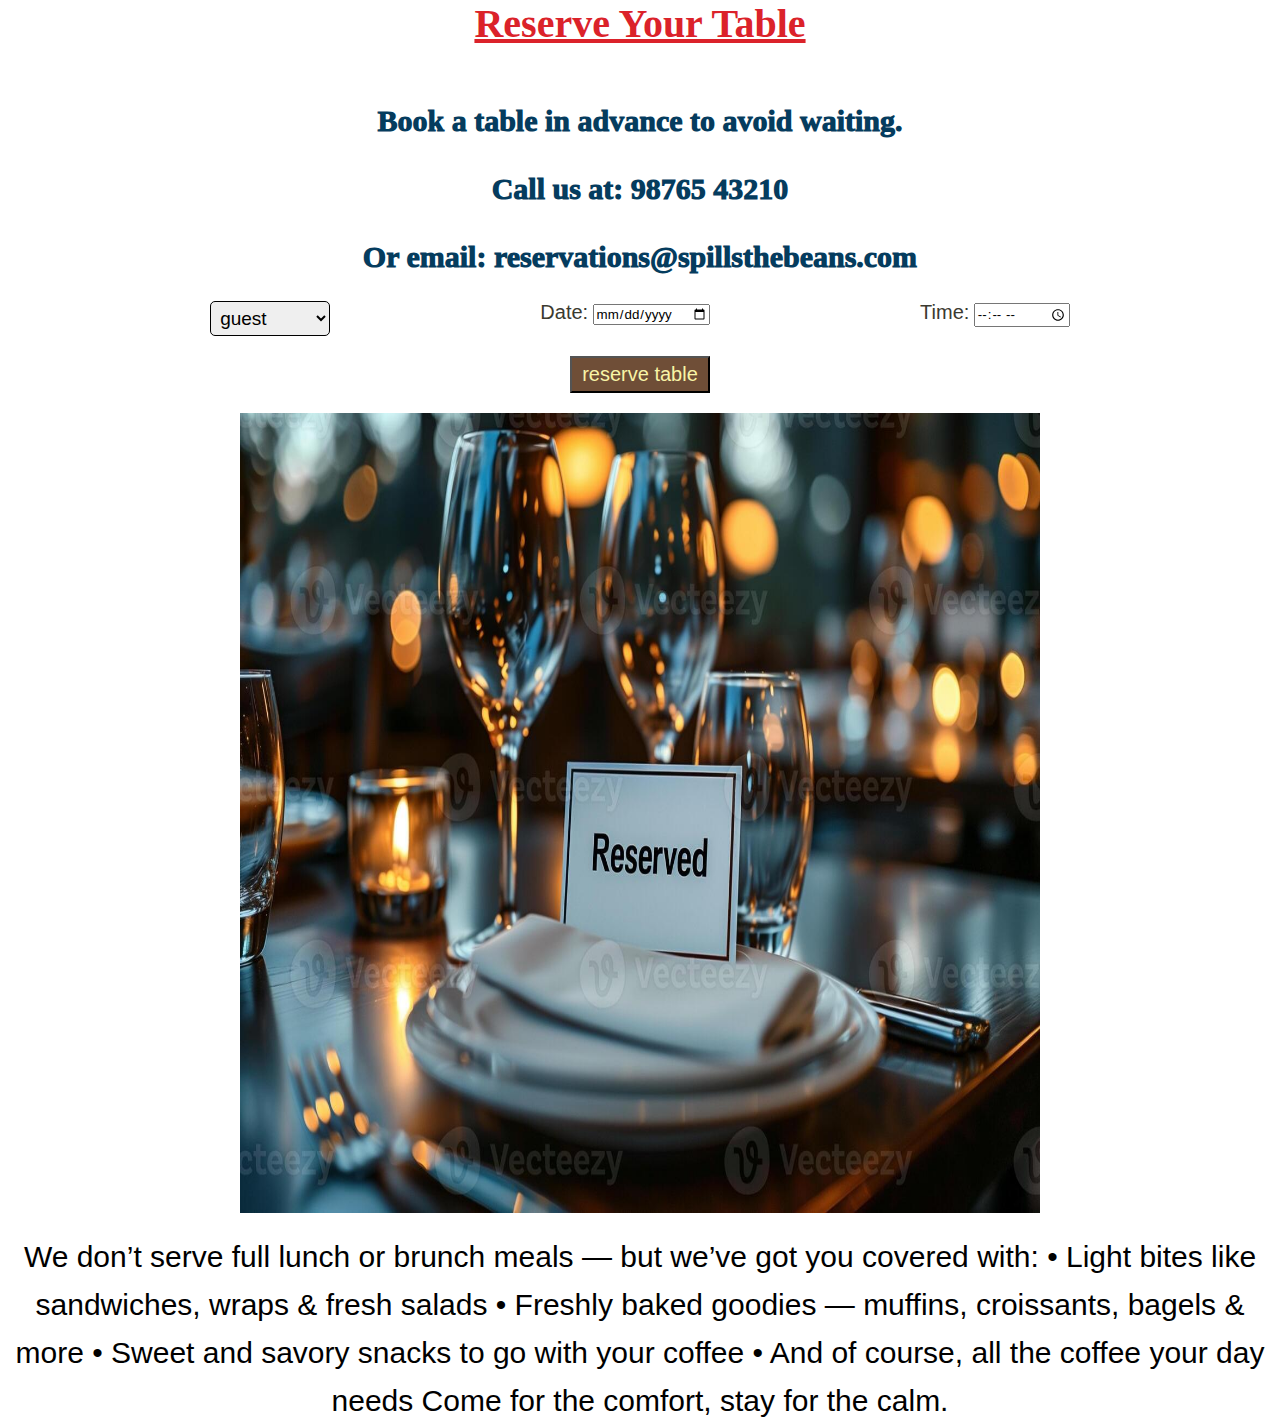
<file: reservations.html>
<!DOCTYPE html>
<html>
<head>
  <title>Reservations</title>
  <link rel="stylesheet" href="style.css">
</head>
<body>
  <div class="hour">
  <h2>Reserve Your Table</h2>
  <p>Book a table in advance to avoid waiting.</p>
  <p>Call us at: 98765 43210</p>
  <p>Or email: reservations@spillsthebeans.com</p>
  </div>

  <div class="reserve">

    <div>
    <select name="guests" id="guests" required>
    <option value="" disabled selected>guest</option>
    <option value="1">1 Guest</option>
    <option value="2">2 Guests</option>
    <option value="3">3 Guests</option>
    <option value="4">4 Guests</option>
    <option value="5+">5+ Guests</option>
    </select>
    </div>

    <div>

      <label for="date">Date:</label>
      <input type="date" name="date" id="date" required>
    </div>

    <div>
      <label for="time">Time:</label>
      <input type="time" name="time" id="time" required>
    </div>
</div>

<div class="center">
  <input type="submit" value="reserve table" class="rbutton"></button>
</div>

    <img src="tabler.jpg" height="800" width="800" class="img">
    <p>We don’t serve full lunch or brunch meals — but we’ve got you covered with:
• Light bites like sandwiches, wraps & fresh salads
• Freshly baked goodies — muffins, croissants, bagels & more
• Sweet and savory snacks to go with your coffee
• And of course, all the coffee your day needs
Come for the comfort, stay for the calm.
</p>



</body>
</html>
</file>
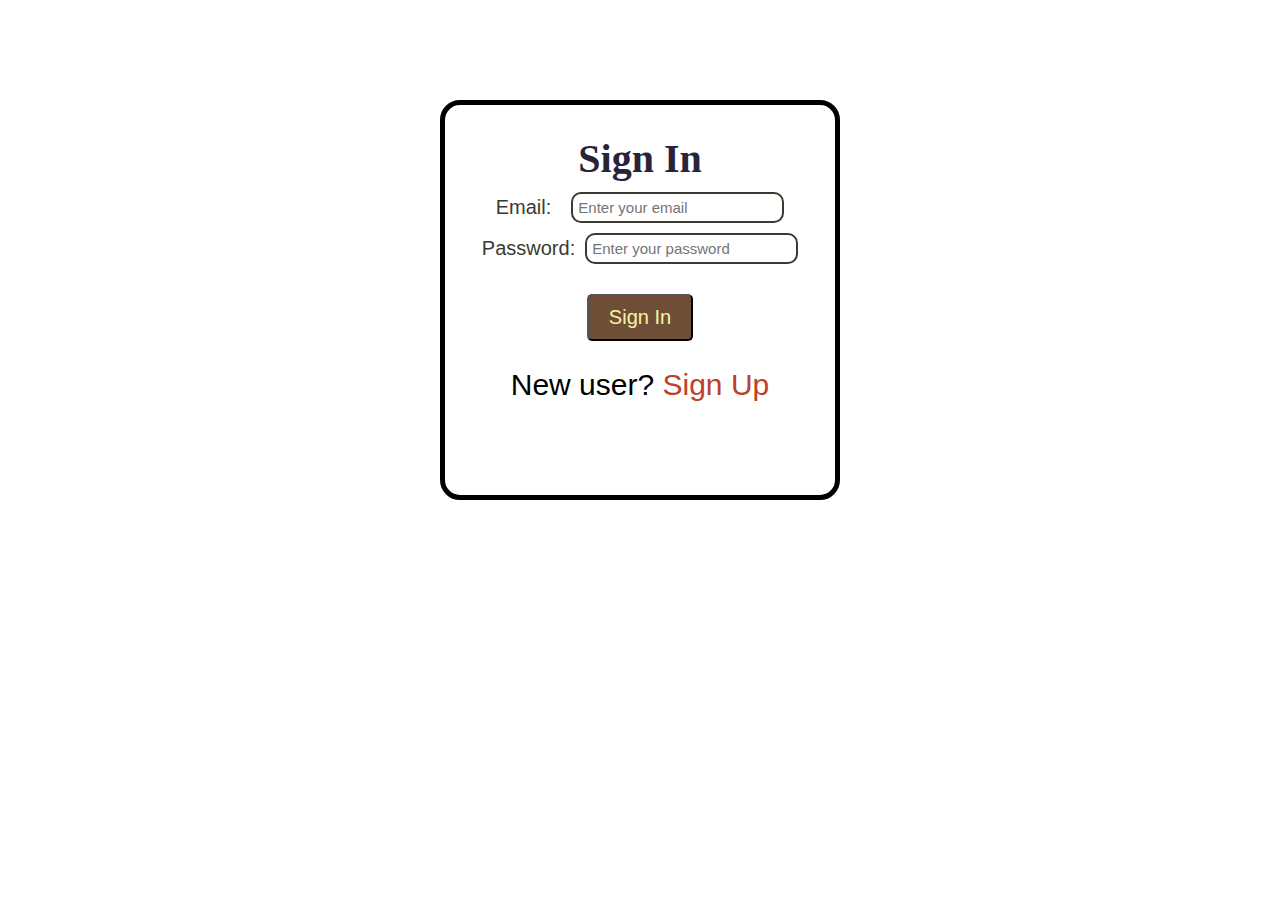
<file: signin.html>
<!DOCTYPE html>
<html lang="en">
<head>
  <meta charset="UTF-8" />
  <meta name="viewport" content="width=device-width, initial-scale=1.0" />
  <title>Sign In</title>
  <script src="signin.js"></script>
  <link rel="stylesheet" href="style.css">
</head>
<body>
  <div class="signinbox">
  <form name="signinForm" onsubmit="return validateSignIn()">
    <h2>Sign In</h2>
    <div class="row">
      <label for="email">Email:</label><br>
      <input type="text" id="email" name="email" placeholder="Enter your email" class="inputbox">
    </div>
  
  <div class="row">
    <label for="password">Password:</label>
    <input type="password" id="password" name="password" placeholder="Enter your password" class="inputbox">
  </div>

    <input type="submit" value="Sign In" class="signin">

    <p>New user? <a href="signup.html" target="contentFrame">Sign Up</a></p>
  </form>
  </div>
</body>
</html>
</file>
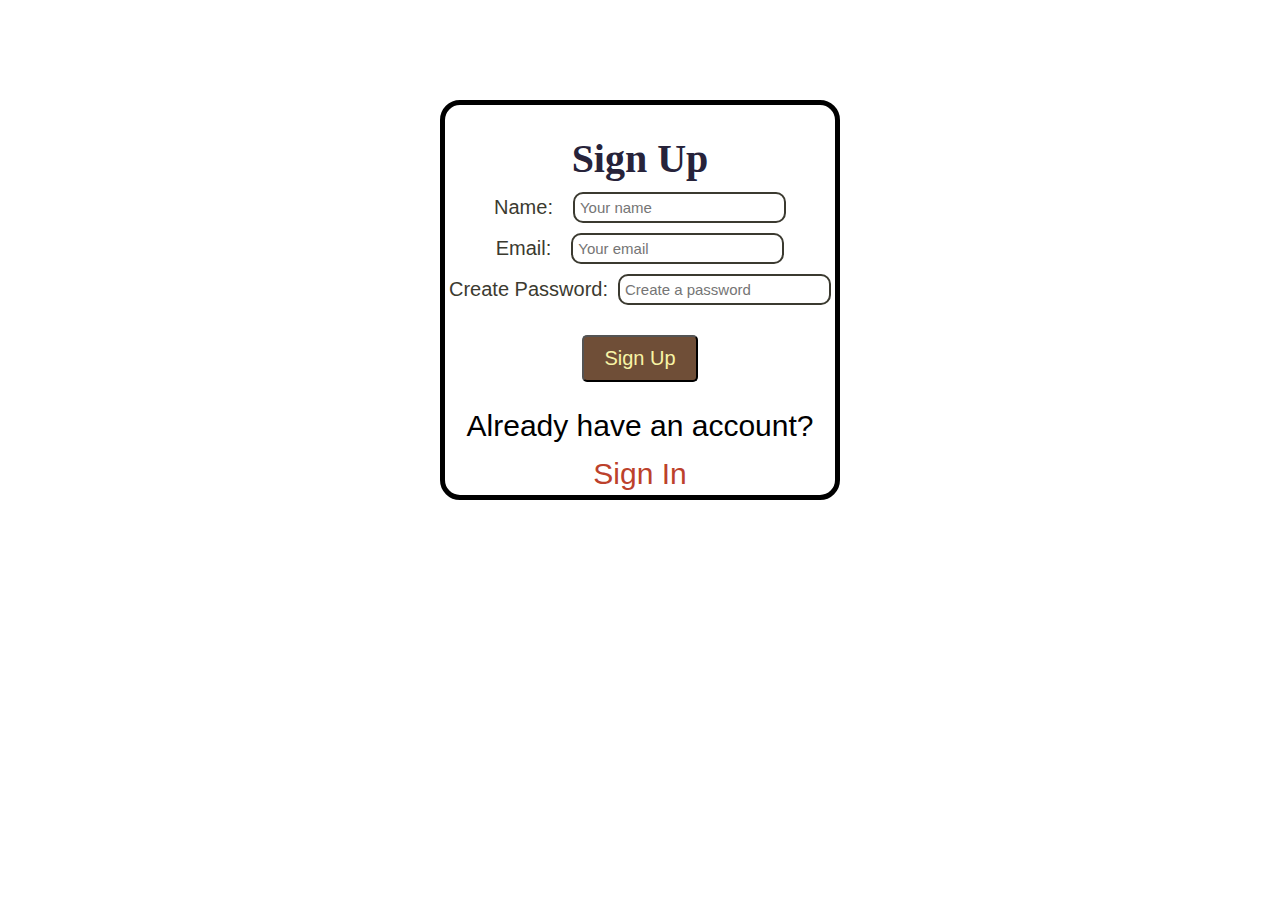
<file: signup.html>
<!DOCTYPE html>
<html lang="en">
<head>
  <meta charset="UTF-8" />
  <meta name="viewport" content="width=device-width, initial-scale=1.0" />
  <title>Sign Up</title>
  <link rel="stylesheet" href="style.css">
  <script src="signup.js"></script>
</head>
<body>
  <div class="signinbox">
  <h2>Sign Up</h2>

  <form name="signupForm" onsubmit="return validateSignUp()">
    <div class="row">
    <label for="name">Name:</label><br>
    <input type="text" id="name" name="name" placeholder="Your name" class="inputbox">
    </div>

    <div class="row">
    <label for="email">Email:</label><br>
    <input type="text" id="email" name="email" placeholder="Your email" class="inputbox">
    </div>

    <div class="row">

    <label for="password">Create Password:</label>
    <input type="password" id="password" name="password" placeholder="Create a password" class="inputbox">
    </div>

    <input type="submit" value="Sign Up" class="signin">

    <p>Already have an account? <a href="signin.html" target="contentFrame">Sign In</a></p>
  </form>
  </div>
</body>
</html>
</file>
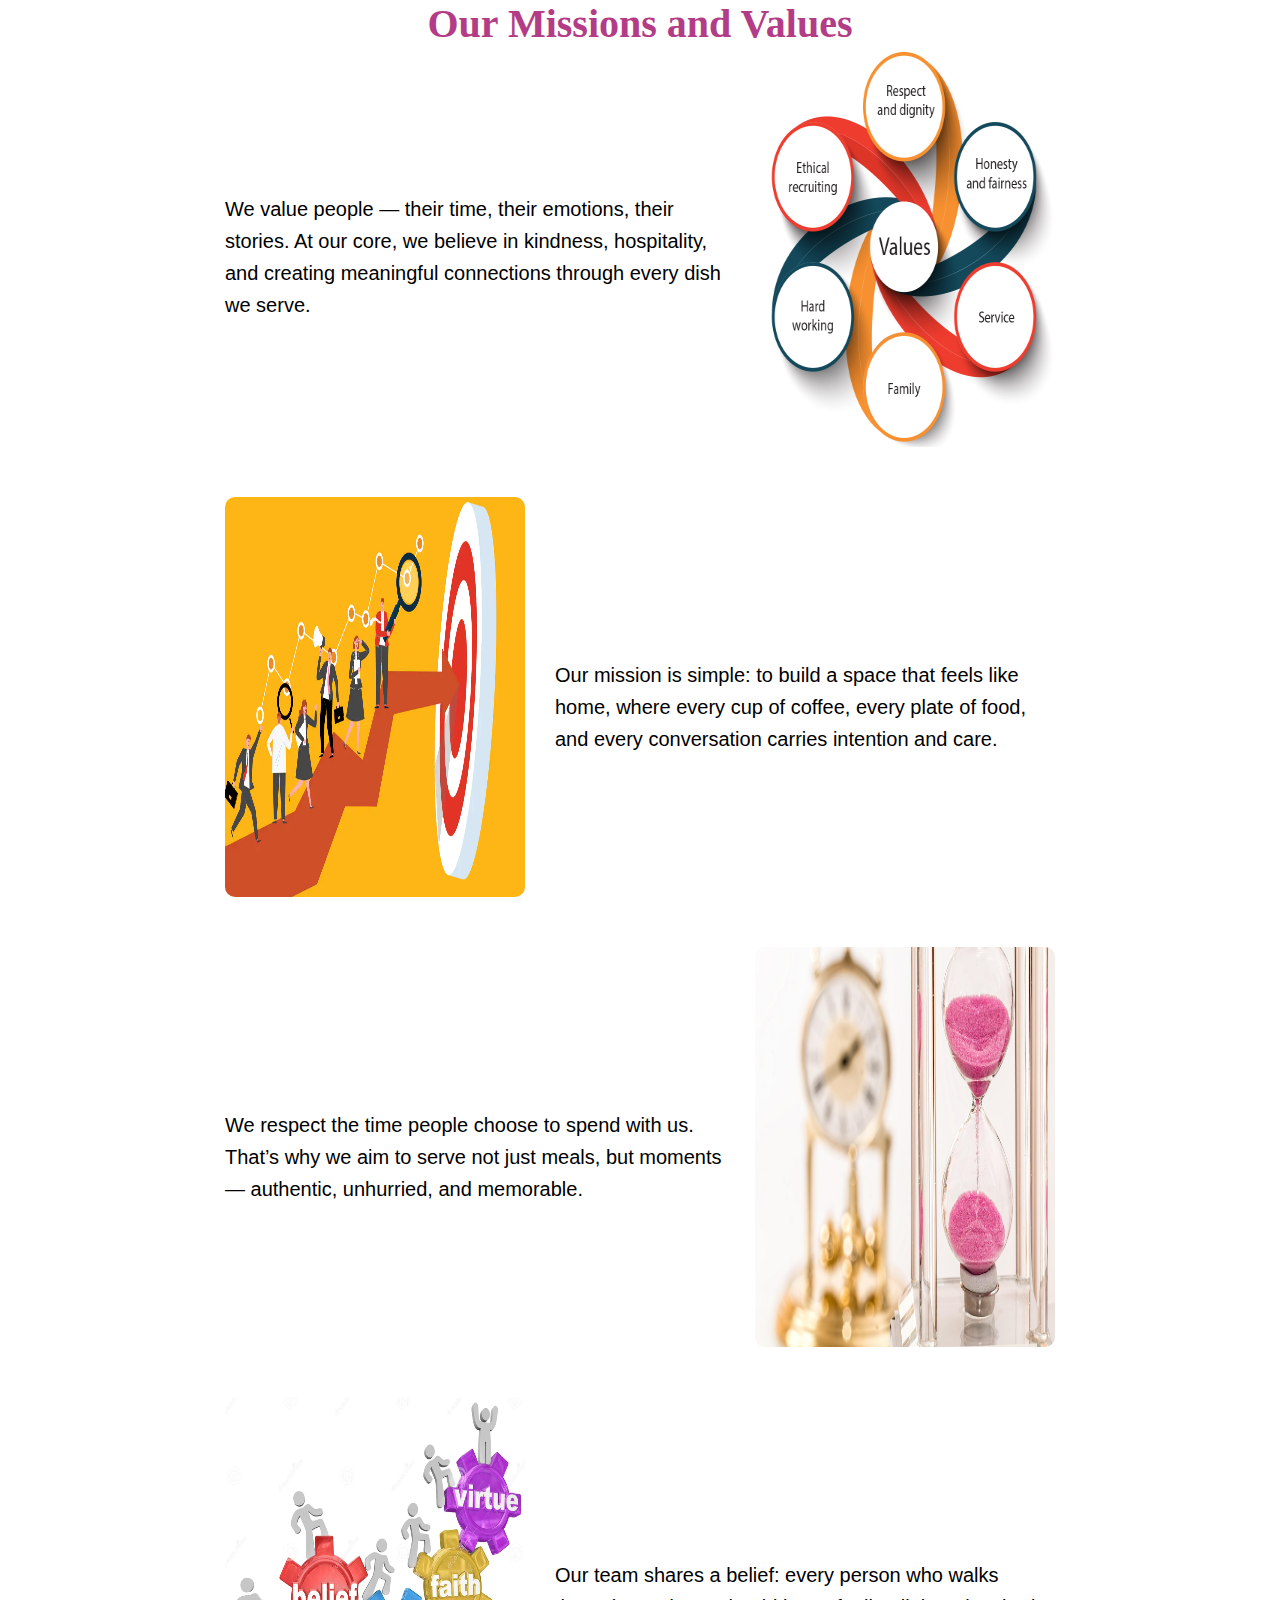
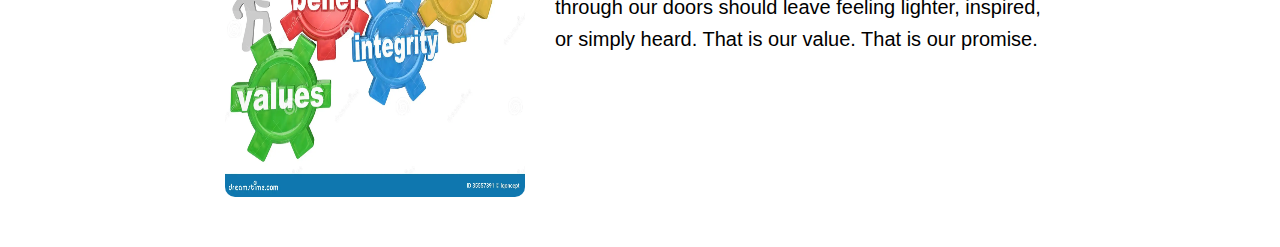
<file: values.html>
<!DOCTYPE html>
<html>
<head>
  <title>Our Missions and Values</title>
  <link rel="stylesheet" href="style.css">
</head>
<body >

    <h2>Our Missions and Values</h2>

    <div class="row2">
    <p >
      We value people — their time, their emotions, their stories.  
      At our core, we believe in kindness, hospitality, and creating meaningful connections through every dish we serve.
    </p>
    <img src="value.png">
    </div>


    <div class="row2">
      <img src="mission.webp">
    <p>
      Our mission is simple: to build a space that feels like home,  
      where every cup of coffee, every plate of food, and every conversation carries intention and care.
    </p>
    </div>

    <div class="row2">
    <p >
      We respect the time people choose to spend with us.  
      That’s why we aim to serve not just meals, but moments — authentic, unhurried, and memorable.
    </p>
    <img src="time.jpg">
    </div>


    <div class="row2">
      <img src="belief.webp">
    <p>
      Our team shares a belief: every person who walks through our doors  
      should leave feeling lighter, inspired, or simply heard. That is our value. That is our promise.
    </p>
  </div>

</body>
</html>
</file>
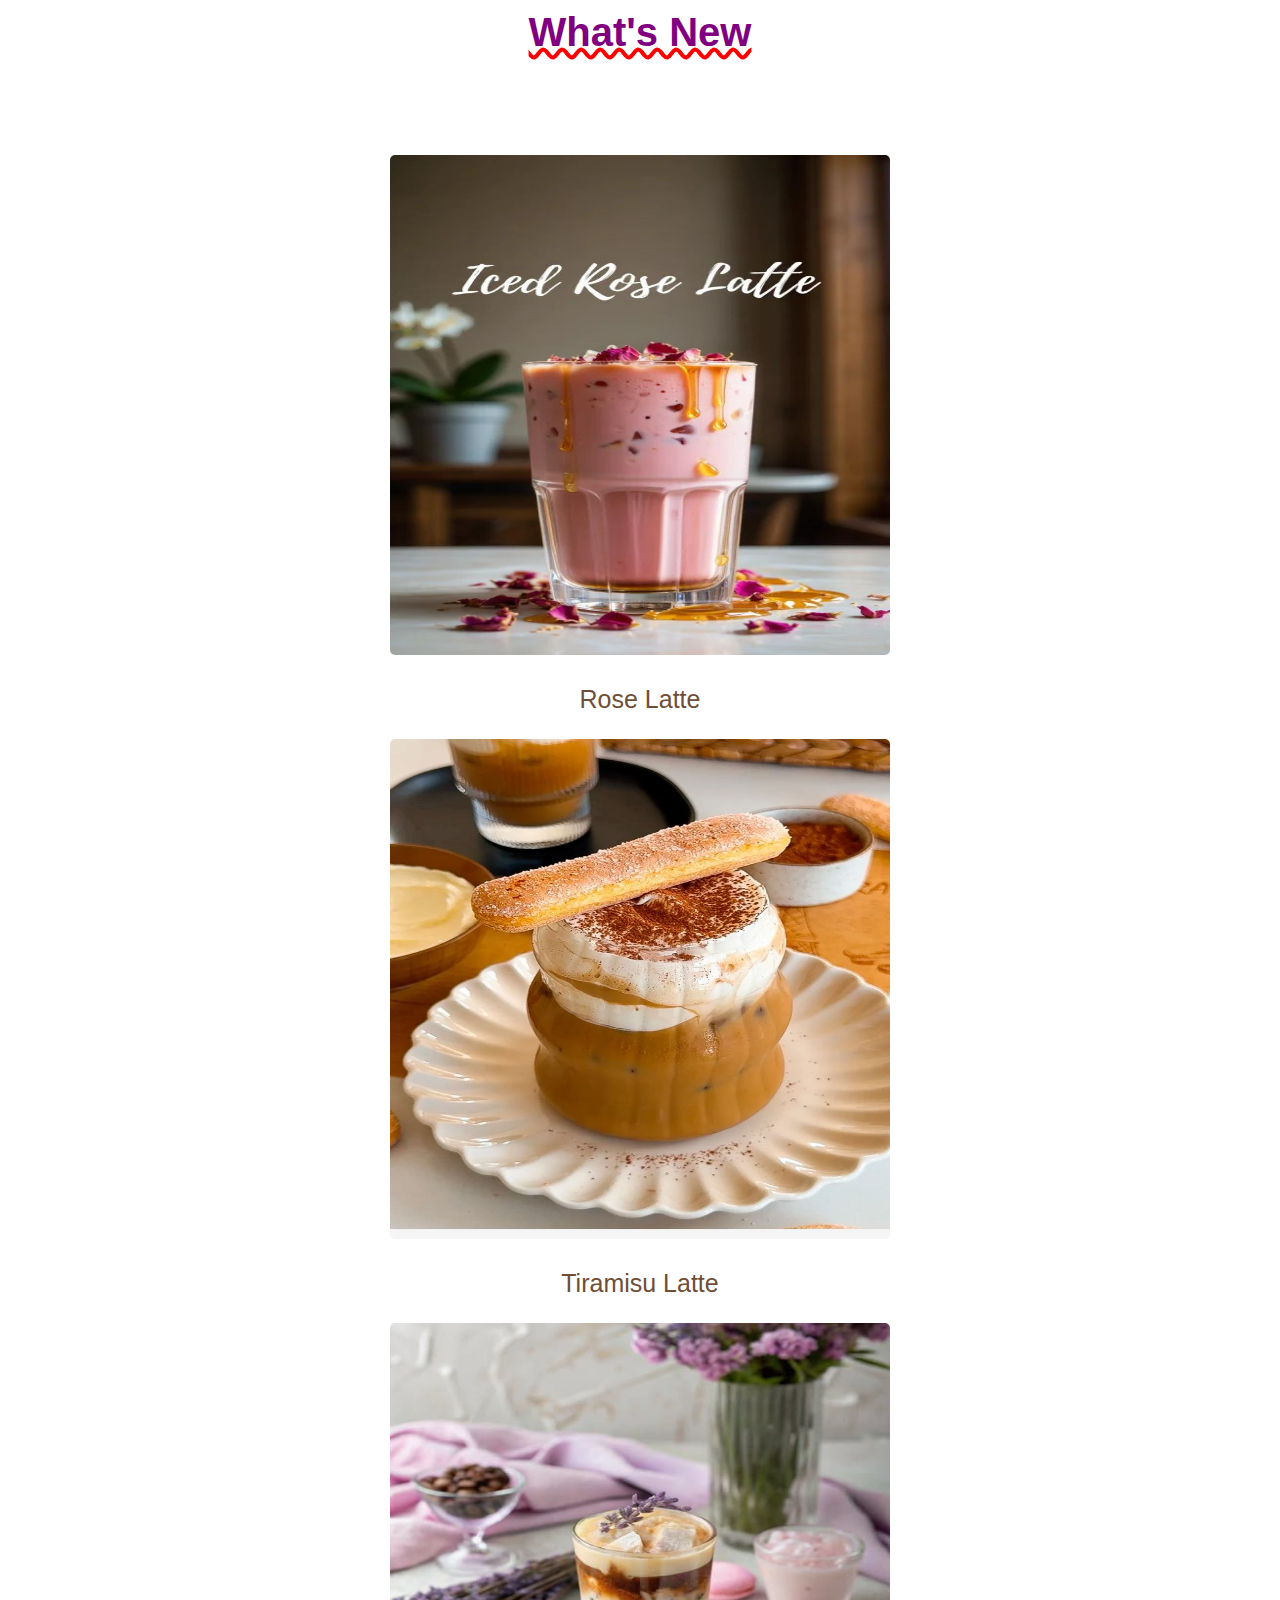
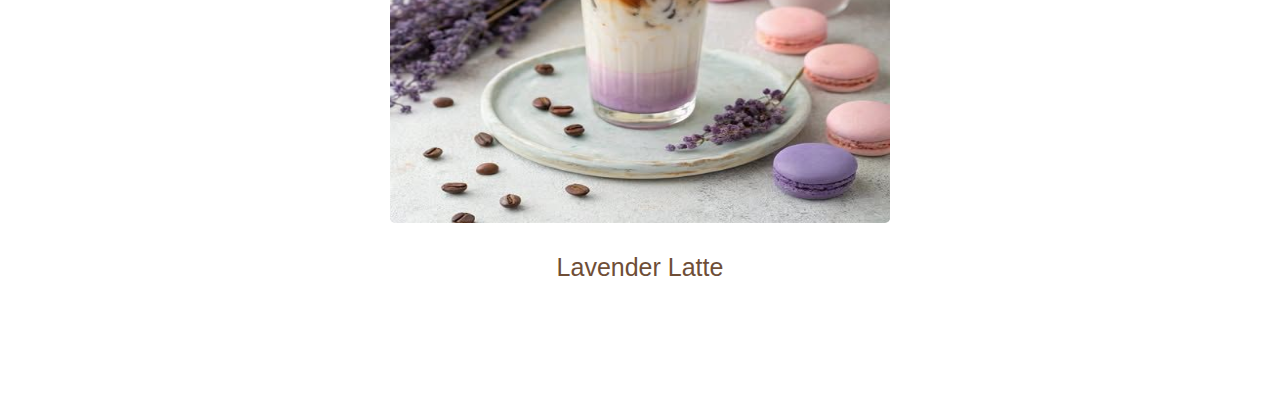
<file: whatsnew.html>
<!DOCTYPE html>
<html>
<head>
  <title>What's New</title>
  <link rel="stylesheet" href="style.css">
</head>
<body>

  <h1>What's New</h1>
  <div class="menu">
    <div class="menu-item">
      <img src="roselatte.jpg" alt="Rose Latte" height="500" width="500">
      <p>Rose Latte</p>
    </div>

     <div class="menu-item">
        <img src="tiramisu.jpg" alt="Tiramisu Latte" height="500" width="500">
        <p>Tiramisu Latte</p>
      </div>

      <div class="menu-item">
        <img src="lavenderlatte.jpg" alt="Lavender Latte" height="500" width="500">
        <p>Lavender Latte</p>
      </div>

</body>
</html>
</file>
<file: style.css>
* {
    box-sizing:border-box;
    margin:0;
    font-family:arial;
}
h1{
    text-align: center;
    font-family: arial;
    font-size: 40px;
    color:purple;
    margin-bottom: 100px;
    margin-top:10px;
    text-decoration-line:underline ;
    text-decoration-style: wavy;
    text-decoration-color:red;

}
h2{
    font-size: 40px;
    font-family: cursive;
    color:#B33C86;
    text-align: center;
}
.signinbox h2{
    font-size:40px;
    color:#27233A;
    text-align: center;
    margin-bottom: 10px;
}
button{
    padding:5px 20px;
    border-radius: 5px;
    margin-left:100px;
    background-color:rgb(255, 208, 0);
    font-size: 20px;

}
#heading{
    font-family:'Pacifico', 'Great Vibes', cursive;
    font-size:3rem;
    color:#6F4E37;
    text-align: center;
    letter-spacing: 2px;
    text-shadow:1px 1px 2px rgba(0,0,0,0.1);
    margin-bottom:0.5rem;
}
.bc{
    background-color: #F8F4A6;
    transition: background-color 0s ease-in 0s;
    min-height: 100vh;
}
#sideheading{
    font-family:'Montserrat', sans-serif ;
    font-style: italic;
    color:#C16724;
    font-size:1.2rem;
    margin-top: 0;
    text-align: center;
}
.row{
    display:flex;
    flex-direction: row;
    align-items: center;
    justify-content: center;
    gap:10px;
    flex-wrap: wrap;
    margin-bottom: 10px;
}
.navbar{
    display: flex;
    justify-content: space-evenly;
    align-items: center;
    font-size: 30px;
    flex-wrap:wrap;
}
a{
    text-decoration: none;
    color:#BC412B;
}
a:hover {
    color: #7B241C;
    text-decoration: underline;
}
.bc:hover{
    background-color:#D6C7B9;
    cursor:pointer;
}
.align{
    display: flex;
    justify-content: center;
    flex-wrap: wrap;
    gap:40px;
}
.form-box{
    text-align: center;
    margin:40px 40px 40px 40px;
}
.form-box img{
    width:500px;
    display: block;
    height:700px;
    border-radius: 8px;
}
.menu h2{
    text-align: center;
    font-size: 30px;
    font-family: 'Courier New', Courier, monospace;
    color:#27233A;
    margin-bottom: 20px;
    text-decoration-style: dashed;
    text-decoration-line:underline ;
    text-decoration-color: #27233A;
}
.menu{
    display:flex;
    align-items: center;
    justify-content: center;
    flex-direction: column;
    margin-bottom: 100px;
    flex-wrap:wrap;
}
.menu-item p{
    text-align:center;
    font-size:25px;
    font-family:Verdana, Geneva, Tahoma, sans-serif;
    color:#6F4E37;
    margin:20px 20px 20px 20px;
}
.menu-item img{
    border-radius: 5px;
}
.hour h2{
    text-align: center;
    font-size: 40px;
    font-family: cursive;
    margin-bottom: 50px;
    color:#DB222A;
    text-decoration-line:underline ;
    text-decoration-style: solid;
}
.hour img{
    margin-left:400px;
    height:400px;
    width:1000px;
    flex-wrap: wrap;
    border-radius: 5px;
}
.hour p{
    text-align:center ;
    font-family: 'Times New Roman', Times, serif;
    font-size:30px;
    color:#053C5E;
    margin-bottom: 20px;
    font-weight: 1000;
}
.bean h2{
    color:#053C5E;
    text-align: center;
    margin-top: 20px;
    margin-bottom: 30px;
    font-size: 30px;
    text-decoration-style:solid;
    text-decoration-line:underline;
}
.row2 img{
    height:400px;
    width: 300px;
    border-radius: 10px;
}
.beans{
    padding: 40px;
    max-width: 1000px;
    margin: auto;
    font-family: Arial, sans-serif;
    color: #3B3A30;
}
.row2 p,.form-box p {
    max-width:500px;
    text-align: left;
    font-size: 20px;
    line-height:1.6;
}

.row2{
    display:flex;
    flex-direction: row;
    align-items: center;
    justify-content: center;
    flex-wrap: wrap;
    margin-bottom: 50px;
    gap:30px;
}
.feedback h3,label{
    font-size: 20px;
    font-family: 'Lucida Sans', 'Lucida Sans Regular', 'Lucida Grande', 'Lucida Sans Unicode', Geneva, Verdana, sans-serif;
    color:#3B3A30;
}
.inputbox{
    border:2px solid #3B3A30;
    border-radius:10px ;
    padding:5px 5px 5px 5px;
    /* background-color:grey; */
    font-size: 15px;
    cursor: pointer;
}
.search{
    margin-top:30px;
    padding:10px 50px 10px 50px;
    font-size: 30px;
    background-color: #6F4E37;
    color:#F8F4A6;
}
.signinbox{
    height:400px;
    width:400px;
    border:5px solid black;
    border-radius: 20px;
    margin:auto;
    margin-top: 100px;
    padding-top:30px;
}
.signin{
    margin:30px auto 0 auto;
    padding:10px 20px;
    background-color: #6F4E37;
    color:#F8F4A6;
    border-radius: 5px;
    cursor:pointer;
    display: block;
    font-size: 20px;
}
.signinbox p{
    text-align: center;
    font-size: 30px;
}
.last p,p{
    margin-top:20px;
    text-align: center;
    font-size: 30px;
    line-height:1.6;
}
.last h3{
    text-align: center;
}
.inputbox1{
    padding:10px 300px 10px 300px;
    border:2px solid black;
    margin-bottom: 20px;
    font-size:30px;
}
.apply{
    padding:10px 500px 10px 500px;
    background-color: black;
    color:white;
    font-size: 30px;
    margin-top: 30px;
}
.feedback{
    display: flex;
  justify-content: center;
  align-items: center;
  flex-direction: column;
  margin-top: 30px;
}
textarea{
    padding:5px 300px 5px 300px;
    border:2px solid black;
    font-size: 30px;
    margin-bottom: 30px;
}
select,
input[type="date"]
input[type="time"]
{
    padding:5px;
    font-size: 19px;
    border:1px solid black;
    border-radius: 5px;
   
}
.reserve{
    display:flex;
    justify-content: space-evenly;
}
.rbutton{
    padding:5px 10px 5px 10px;
    background-color: #6F4E37;
    color:#F8F4A6;
    font-size: 20px;
}
.center{
    display:flex;
    justify-content: center;
    margin-top:20px;
    margin-bottom: 20px;

}
.img{
    display:block;
    margin-left:auto;
    margin-right: auto;    
}
</file>
